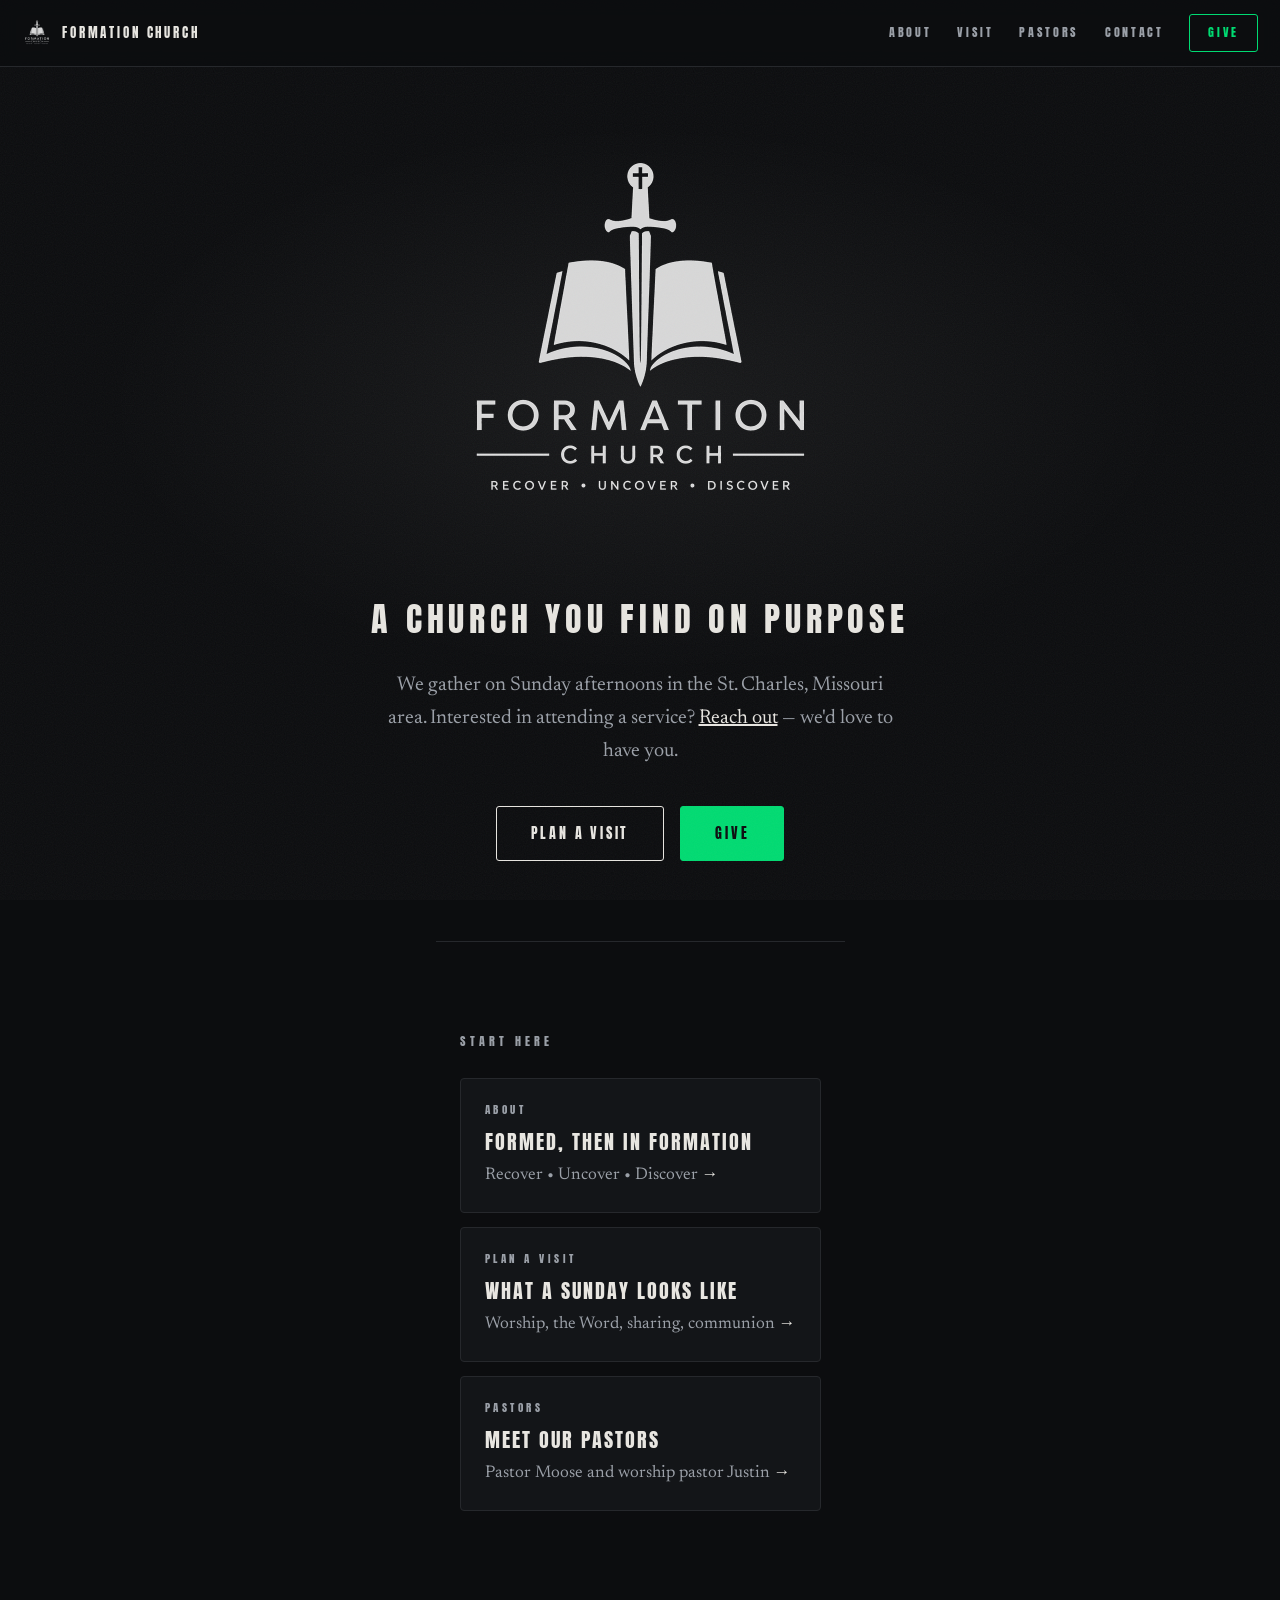
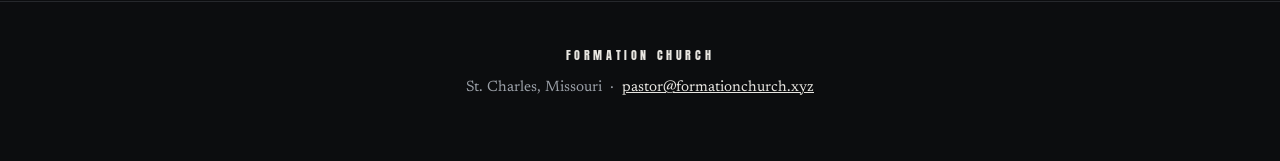
<file: index.html>
<!DOCTYPE html>
<html lang="en">
<head>
<meta charset="UTF-8">
<meta name="viewport" content="width=device-width, initial-scale=1.0">
<title>Formation Church — St. Charles, Missouri</title>
<meta name="description" content="Formation Church. Recover. Uncover. Discover. A church in the St. Charles, Missouri area. Interested in attending a service? Reach out.">
<link rel="canonical" href="https://formationchurch.xyz/">
<meta name="theme-color" content="#0C0D0F">
<meta property="og:type" content="website">
<meta property="og:site_name" content="Formation Church">
<meta property="og:title" content="Formation Church — St. Charles, Missouri">
<meta property="og:description" content="Formation Church. Recover. Uncover. Discover. A church in the St. Charles, Missouri area. Interested in attending a service? Reach out.">
<meta property="og:url" content="https://formationchurch.xyz/">
<meta property="og:image" content="https://formationchurch.xyz/og-image.jpg">
<meta property="og:image:width" content="1200">
<meta property="og:image:height" content="630">
<meta property="og:image:alt" content="Formation Church logo — an open Bible with a sword">
<meta name="twitter:card" content="summary_large_image">
<meta name="twitter:title" content="Formation Church — St. Charles, Missouri">
<meta name="twitter:description" content="Formation Church. Recover. Uncover. Discover. A church in the St. Charles, Missouri area. Interested in attending a service? Reach out.">
<meta name="twitter:image" content="https://formationchurch.xyz/og-image.jpg">
<link rel="icon" href="favicon.ico" sizes="any">
<link rel="icon" type="image/png" sizes="32x32" href="favicon-32.png">
<link rel="apple-touch-icon" href="apple-touch-icon.png">
<link rel="preconnect" href="https://fonts.googleapis.com">
<link rel="preconnect" href="https://fonts.gstatic.com" crossorigin>
<link href="https://fonts.googleapis.com/css2?family=Anton&family=Newsreader:ital,opsz,wght@0,6..72,300;0,6..72,400;0,6..72,500;1,6..72,400&display=swap" rel="stylesheet">
<link rel="stylesheet" href="styles.css?v=4">
<script type="application/ld+json">
{
  "@context":"https://schema.org",
  "@type":"Church",
  "name":"Formation Church",
  "url":"https://formationchurch.xyz/",
  "logo":"https://formationchurch.xyz/logo-white.png",
  "image":"https://formationchurch.xyz/og-image.jpg",
  "email":"pastor@formationchurch.xyz",
  "slogan":"Recover • Uncover • Discover",
  "address":{"@type":"PostalAddress","addressLocality":"St. Charles","addressRegion":"MO","addressCountry":"US"}
}
</script>
<link rel="preload" as="image" href="logo-white.png">
<script>
  // old single-page links (formationchurch.xyz/#give etc.) -> new pages
  (function(){var m={'#about':'about.html','#visit':'visit.html','#pastor':'pastor.html','#give':'give.html','#contact':'contact.html'};
  if(m[location.hash]) location.replace(m[location.hash]);})();
</script>
</head>
<body>

<nav id="nav">
  <a class="mark" href="./" aria-label="Formation Church home">
    <img src="logo-nav.png" alt="" width="30" height="30">
    <span>Formation Church</span>
  </a>
  <div class="nav-right">
    <ul id="nav-links">
      <li><a href="about.html">About</a></li>
      <li><a href="visit.html">Visit</a></li>
      <li><a href="pastor.html">Pastors</a></li>
      <li><a href="contact.html">Contact</a></li>
    </ul>
    <a class="give-link" href="give.html">Give</a>
    <button class="menu-toggle" aria-label="Menu" aria-expanded="false" aria-controls="nav-links">
      <svg viewBox="0 0 24 24" fill="none" stroke="currentColor" stroke-width="2" stroke-linecap="round"><path d="M4 7h16M4 12h16M4 17h16"/></svg>
    </button>
  </div>
</nav>

<header id="top">
  <div class="halo"></div>
  <img class="logo" src="logo-white.png" width="840" height="840" fetchpriority="high" alt="Formation Church — an open Bible with a sword. Recover, Uncover, Discover.">
  <h1 class="display">A church you find on purpose</h1>
  <p class="lead">We gather on Sunday afternoons in the St.&nbsp;Charles, Missouri area. Interested in attending a service? <a href="mailto:pastor@formationchurch.xyz">Reach out</a> — we'd love to have you.</p>
  <div class="hero-actions">
    <a class="btn" href="visit.html">Plan a Visit</a>
    <a class="btn solid-give" href="give.html">Give</a>
  </div>
</header>

<section>
  <p class="eyebrow">Start here</p>
  <div class="tiles">
    <a href="about.html">
      <div class="t-eyebrow">About</div>
      <div class="t-title">Formed, then in formation</div>
      <div class="t-desc">Recover • Uncover • Discover</div>
    </a>
    <a href="visit.html">
      <div class="t-eyebrow">Plan a Visit</div>
      <div class="t-title">What a Sunday looks like</div>
      <div class="t-desc">Worship, the Word, sharing, communion</div>
    </a>
    <a href="pastor.html">
      <div class="t-eyebrow">Pastors</div>
      <div class="t-title">Meet our pastors</div>
      <div class="t-desc">Pastor Moose and worship pastor Justin</div>
    </a>
  </div>
</section>

<footer>
  <p class="display">Formation Church</p>
  <p>St. Charles, Missouri &nbsp;·&nbsp; <a href="mailto:pastor@formationchurch.xyz">pastor@formationchurch.xyz</a></p>
</footer>

<script>
  (function(){
    var nav=document.getElementById('nav'), btn=nav.querySelector('.menu-toggle');
    btn.addEventListener('click',function(){
      var open=nav.classList.toggle('open');
      btn.setAttribute('aria-expanded',open?'true':'false');
    });
  })();
</script>
</body>
</html>
</file>
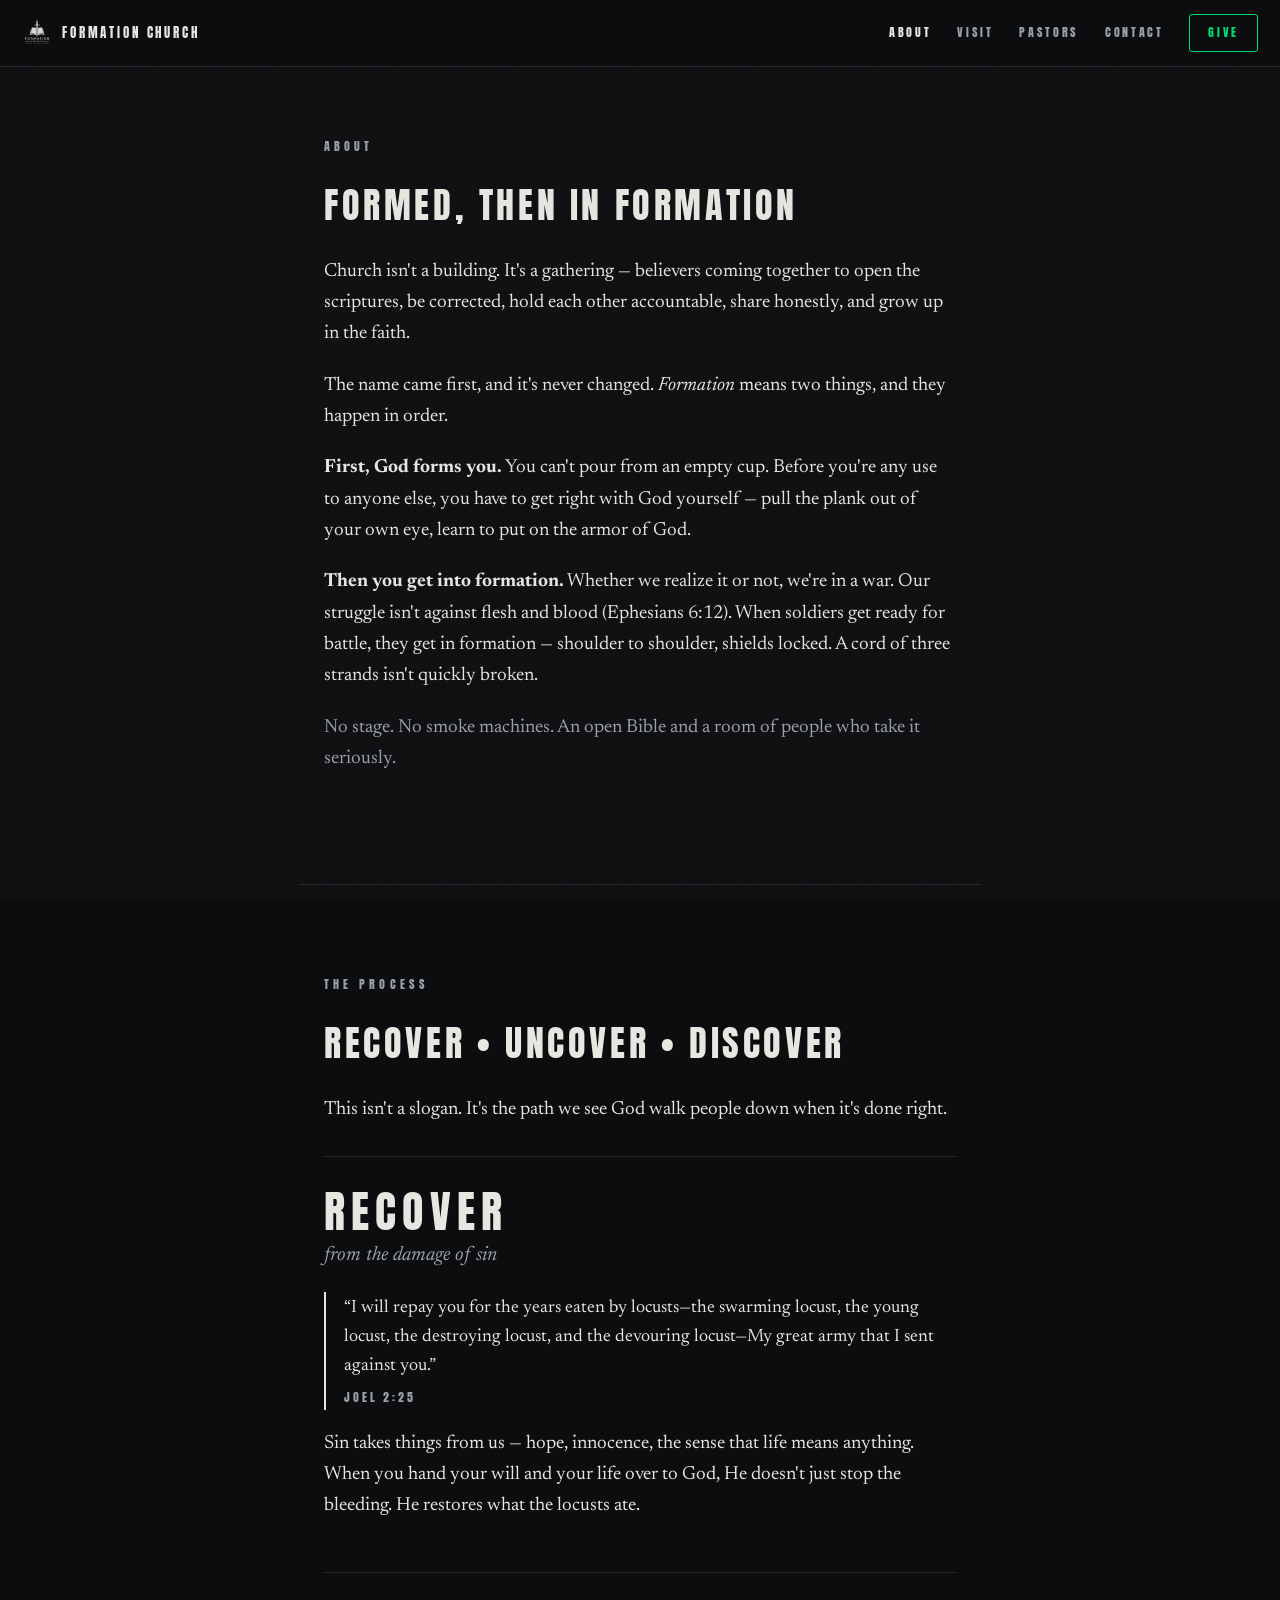
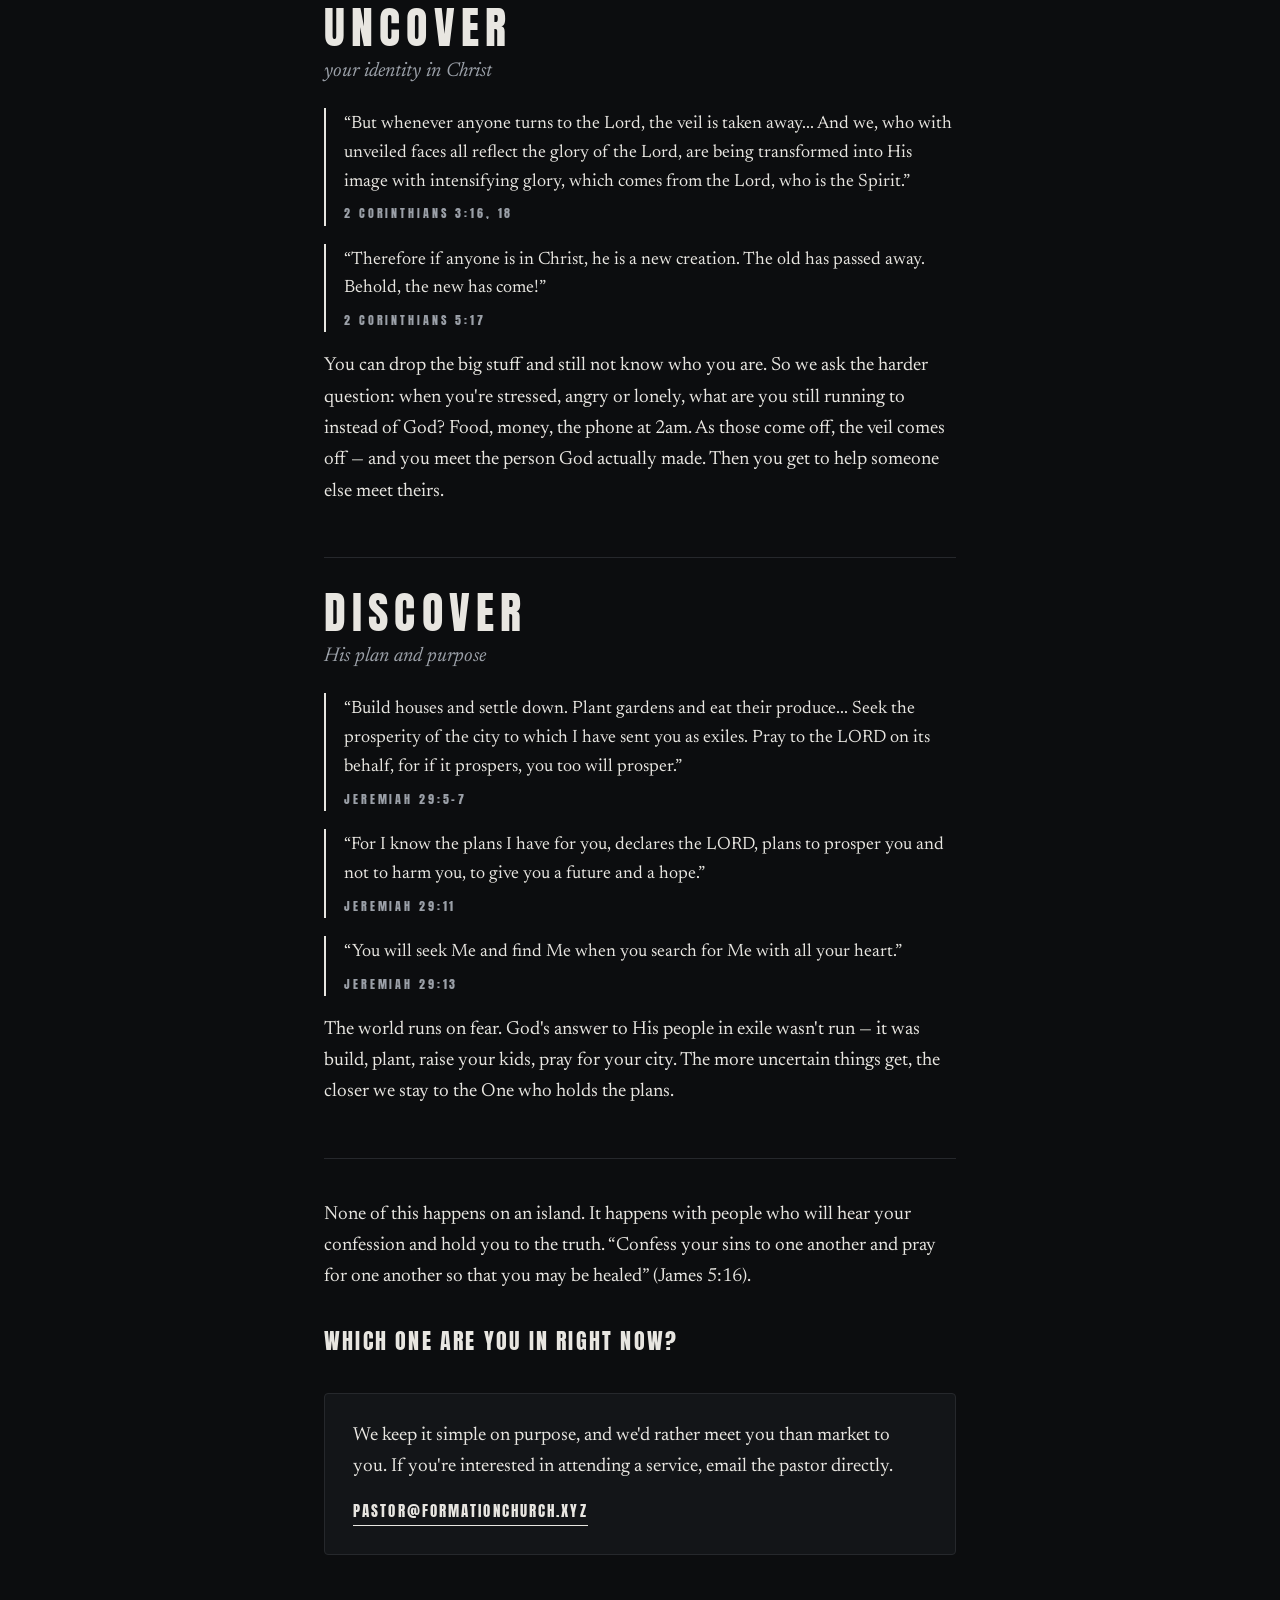
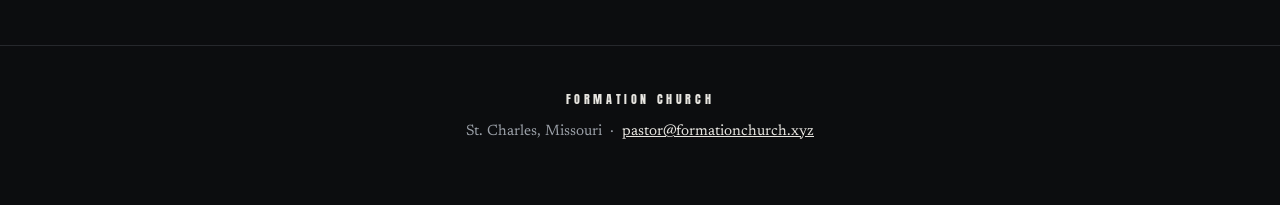
<file: about.html>
<!DOCTYPE html>
<html lang="en">
<head>
<meta charset="UTF-8">
<meta name="viewport" content="width=device-width, initial-scale=1.0">
<title>About — Formation Church</title>
<meta name="description" content="Recover from the damage of sin. Uncover your identity in Christ. Discover His plan and purpose. What Formation Church is about, in St. Charles, Missouri.">
<link rel="canonical" href="https://formationchurch.xyz/about.html">
<meta name="theme-color" content="#0C0D0F">
<meta property="og:type" content="website">
<meta property="og:site_name" content="Formation Church">
<meta property="og:title" content="About — Formation Church">
<meta property="og:description" content="Recover from the damage of sin. Uncover your identity in Christ. Discover His plan and purpose. What Formation Church is about, in St. Charles, Missouri.">
<meta property="og:url" content="https://formationchurch.xyz/about.html">
<meta property="og:image" content="https://formationchurch.xyz/og-image.jpg">
<meta property="og:image:width" content="1200">
<meta property="og:image:height" content="630">
<meta property="og:image:alt" content="Formation Church logo — an open Bible with a sword">
<meta name="twitter:card" content="summary_large_image">
<meta name="twitter:title" content="About — Formation Church">
<meta name="twitter:description" content="Recover from the damage of sin. Uncover your identity in Christ. Discover His plan and purpose. What Formation Church is about, in St. Charles, Missouri.">
<meta name="twitter:image" content="https://formationchurch.xyz/og-image.jpg">
<link rel="icon" href="favicon.ico" sizes="any">
<link rel="icon" type="image/png" sizes="32x32" href="favicon-32.png">
<link rel="apple-touch-icon" href="apple-touch-icon.png">
<link rel="preconnect" href="https://fonts.googleapis.com">
<link rel="preconnect" href="https://fonts.gstatic.com" crossorigin>
<link href="https://fonts.googleapis.com/css2?family=Anton&family=Newsreader:ital,opsz,wght@0,6..72,300;0,6..72,400;0,6..72,500;1,6..72,400&display=swap" rel="stylesheet">
<link rel="stylesheet" href="styles.css?v=4">
</head>
<body>

<nav id="nav">
  <a class="mark" href="./" aria-label="Formation Church home">
    <img src="logo-nav.png" alt="" width="30" height="30">
    <span>Formation Church</span>
  </a>
  <div class="nav-right">
    <ul id="nav-links">
      <li><a href="about.html" aria-current="page">About</a></li>
      <li><a href="visit.html">Visit</a></li>
      <li><a href="pastor.html">Pastors</a></li>
      <li><a href="contact.html">Contact</a></li>
    </ul>
    <a class="give-link" href="give.html">Give</a>
    <button class="menu-toggle" aria-label="Menu" aria-expanded="false" aria-controls="nav-links">
      <svg viewBox="0 0 24 24" fill="none" stroke="currentColor" stroke-width="2" stroke-linecap="round"><path d="M4 7h16M4 12h16M4 17h16"/></svg>
    </button>
  </div>
</nav>

<main>
<section id="about">
  <p class="eyebrow">About</p>
  <h1 class="h2like">Formed, then in formation</h1>
  <p>Church isn't a building. It's a gathering — believers coming together to open the scriptures, be corrected, hold each other accountable, share honestly, and grow up in the faith.</p>
  <p>The name came first, and it's never changed. <em>Formation</em> means two things, and they happen in order.</p>
  <p><strong>First, God forms you.</strong> You can't pour from an empty cup. Before you're any use to anyone else, you have to get right with God yourself — pull the plank out of your own eye, learn to put on the armor of God.</p>
  <p><strong>Then you get into formation.</strong> Whether we realize it or not, we're in a war. Our struggle isn't against flesh and blood (Ephesians 6:12). When soldiers get ready for battle, they get in formation — shoulder to shoulder, shields locked. A cord of three strands isn't quickly broken.</p>
  <p class="quiet">No stage. No smoke machines. An open Bible and a room of people who take it seriously.</p>
</section>

<section id="rud">
  <p class="eyebrow">The Process</p>
  <h2>Recover • Uncover • Discover</h2>
  <p>This isn't a slogan. It's the path we see God walk people down when it's done right.</p>

  <div class="rud">
    <div class="rud-step">
      <h3 class="rud-word">Recover</h3>
      <p class="rud-sub">from the damage of sin</p>
      <blockquote>“I will repay you for the years eaten by locusts—the swarming locust, the young locust, the destroying locust, and the devouring locust—My great army that I sent against you.” <cite>Joel 2:25</cite></blockquote>
      <p>Sin takes things from us — hope, innocence, the sense that life means anything. When you hand your will and your life over to God, He doesn't just stop the bleeding. He restores what the locusts ate.</p>
    </div>

    <div class="rud-step">
      <h3 class="rud-word">Uncover</h3>
      <p class="rud-sub">your identity in Christ</p>
      <blockquote>“But whenever anyone turns to the Lord, the veil is taken away... And we, who with unveiled faces all reflect the glory of the Lord, are being transformed into His image with intensifying glory, which comes from the Lord, who is the Spirit.” <cite>2 Corinthians 3:16, 18</cite></blockquote>
      <blockquote>“Therefore if anyone is in Christ, he is a new creation. The old has passed away. Behold, the new has come!” <cite>2 Corinthians 5:17</cite></blockquote>
      <p>You can drop the big stuff and still not know who you are. So we ask the harder question: when you're stressed, angry or lonely, what are you still running to instead of God? Food, money, the phone at 2am. As those come off, the veil comes off — and you meet the person God actually made. Then you get to help someone else meet theirs.</p>
    </div>

    <div class="rud-step">
      <h3 class="rud-word">Discover</h3>
      <p class="rud-sub">His plan and purpose</p>
      <blockquote>“Build houses and settle down. Plant gardens and eat their produce... Seek the prosperity of the city to which I have sent you as exiles. Pray to the LORD on its behalf, for if it prospers, you too will prosper.” <cite>Jeremiah 29:5–7</cite></blockquote>
      <blockquote>“For I know the plans I have for you, declares the LORD, plans to prosper you and not to harm you, to give you a future and a hope.” <cite>Jeremiah 29:11</cite></blockquote>
      <blockquote>“You will seek Me and find Me when you search for Me with all your heart.” <cite>Jeremiah 29:13</cite></blockquote>
      <p>The world runs on fear. God's answer to His people in exile wasn't run — it was build, plant, raise your kids, pray for your city. The more uncertain things get, the closer we stay to the One who holds the plans.</p>
    </div>
  </div>

  <p>None of this happens on an island. It happens with people who will hear your confession and hold you to the truth. “Confess your sins to one another and pray for one another so that you may be healed” (James 5:16).</p>
  <p class="rud-close">Which one are you in right now?</p>
  <div class="attend">
    <p>We keep it simple on purpose, and we'd rather meet you than market to you. If you're interested in attending a service, email the pastor directly.</p>
    <a class="mail" href="mailto:pastor@formationchurch.xyz">pastor@formationchurch.xyz</a>
  </div>
</section>
</main>

<footer>
  <p class="display">Formation Church</p>
  <p>St. Charles, Missouri &nbsp;·&nbsp; <a href="mailto:pastor@formationchurch.xyz">pastor@formationchurch.xyz</a></p>
</footer>

<script>
  (function(){
    var nav=document.getElementById('nav'), btn=nav.querySelector('.menu-toggle');
    btn.addEventListener('click',function(){
      var open=nav.classList.toggle('open');
      btn.setAttribute('aria-expanded',open?'true':'false');
    });
  })();
</script>
</body>
</html>
</file>
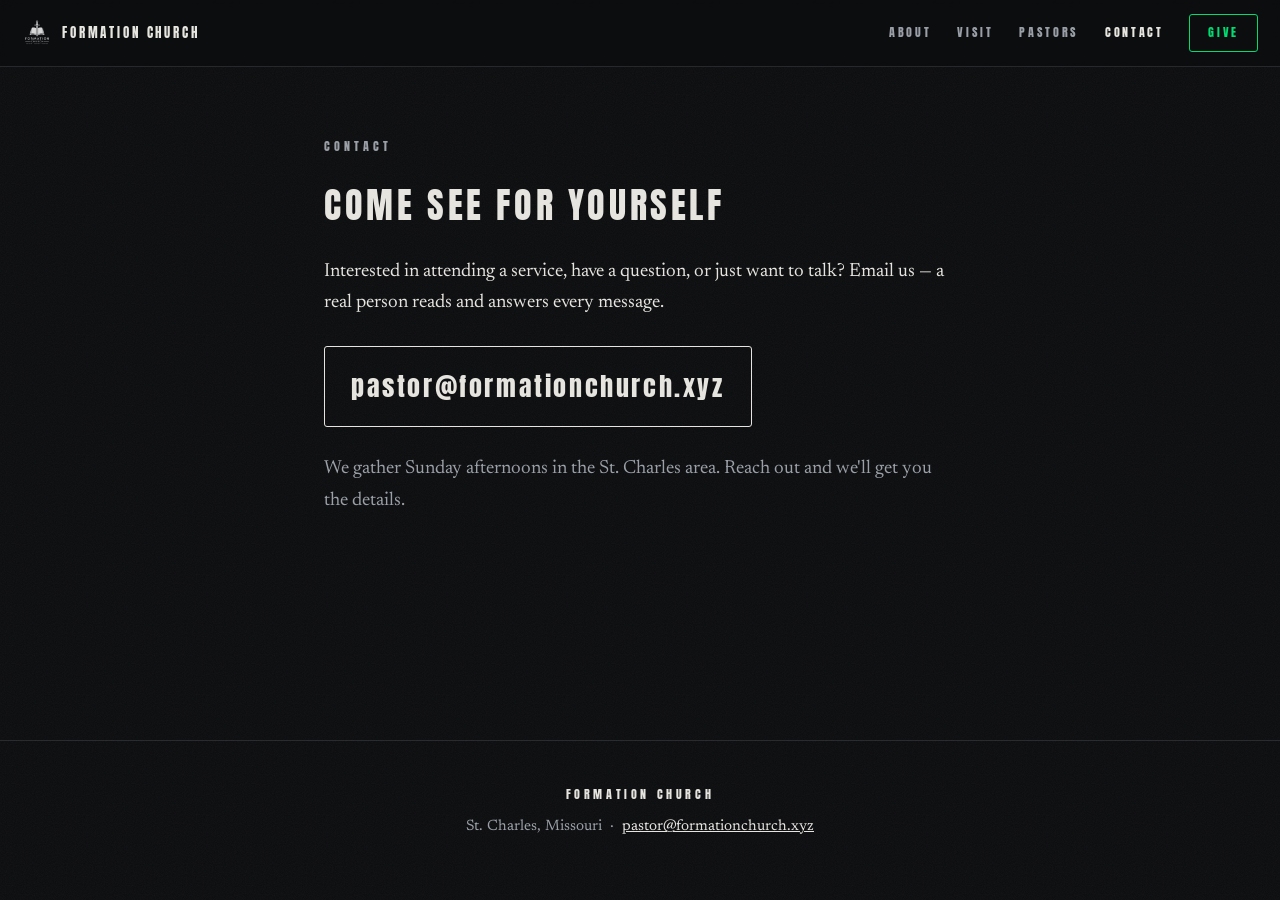
<file: contact.html>
<!DOCTYPE html>
<html lang="en">
<head>
<meta charset="UTF-8">
<meta name="viewport" content="width=device-width, initial-scale=1.0">
<title>Contact — Formation Church</title>
<meta name="description" content="Interested in attending Formation Church or have a question? Email the pastor — a real person reads every message.">
<link rel="canonical" href="https://formationchurch.xyz/contact.html">
<meta name="theme-color" content="#0C0D0F">
<meta property="og:type" content="website">
<meta property="og:site_name" content="Formation Church">
<meta property="og:title" content="Contact — Formation Church">
<meta property="og:description" content="Interested in attending Formation Church or have a question? Email the pastor — a real person reads every message.">
<meta property="og:url" content="https://formationchurch.xyz/contact.html">
<meta property="og:image" content="https://formationchurch.xyz/og-image.jpg">
<meta property="og:image:width" content="1200">
<meta property="og:image:height" content="630">
<meta property="og:image:alt" content="Formation Church logo — an open Bible with a sword">
<meta name="twitter:card" content="summary_large_image">
<meta name="twitter:title" content="Contact — Formation Church">
<meta name="twitter:description" content="Interested in attending Formation Church or have a question? Email the pastor — a real person reads every message.">
<meta name="twitter:image" content="https://formationchurch.xyz/og-image.jpg">
<link rel="icon" href="favicon.ico" sizes="any">
<link rel="icon" type="image/png" sizes="32x32" href="favicon-32.png">
<link rel="apple-touch-icon" href="apple-touch-icon.png">
<link rel="preconnect" href="https://fonts.googleapis.com">
<link rel="preconnect" href="https://fonts.gstatic.com" crossorigin>
<link href="https://fonts.googleapis.com/css2?family=Anton&family=Newsreader:ital,opsz,wght@0,6..72,300;0,6..72,400;0,6..72,500;1,6..72,400&display=swap" rel="stylesheet">
<link rel="stylesheet" href="styles.css?v=4">
</head>
<body>

<nav id="nav">
  <a class="mark" href="./" aria-label="Formation Church home">
    <img src="logo-nav.png" alt="" width="30" height="30">
    <span>Formation Church</span>
  </a>
  <div class="nav-right">
    <ul id="nav-links">
      <li><a href="about.html">About</a></li>
      <li><a href="visit.html">Visit</a></li>
      <li><a href="pastor.html">Pastors</a></li>
      <li><a href="contact.html" aria-current="page">Contact</a></li>
    </ul>
    <a class="give-link" href="give.html">Give</a>
    <button class="menu-toggle" aria-label="Menu" aria-expanded="false" aria-controls="nav-links">
      <svg viewBox="0 0 24 24" fill="none" stroke="currentColor" stroke-width="2" stroke-linecap="round"><path d="M4 7h16M4 12h16M4 17h16"/></svg>
    </button>
  </div>
</nav>

<main>
<section id="contact">
  <p class="eyebrow">Contact</p>
  <h1 class="h2like">Come see for yourself</h1>
  <p>Interested in attending a service, have a question, or just want to talk? Email us — a real person reads and answers every message.</p>
  <a class="big-mail" href="mailto:pastor@formationchurch.xyz">pastor@formationchurch.xyz</a>
  <p class="quiet">We gather Sunday afternoons in the St.&nbsp;Charles area. Reach out and we'll get you the details.</p>
</section>
</main>

<footer>
  <p class="display">Formation Church</p>
  <p>St. Charles, Missouri &nbsp;·&nbsp; <a href="mailto:pastor@formationchurch.xyz">pastor@formationchurch.xyz</a></p>
</footer>

<script>
  (function(){
    var nav=document.getElementById('nav'), btn=nav.querySelector('.menu-toggle');
    btn.addEventListener('click',function(){
      var open=nav.classList.toggle('open');
      btn.setAttribute('aria-expanded',open?'true':'false');
    });
  })();
</script>
</body>
</html>
</file>
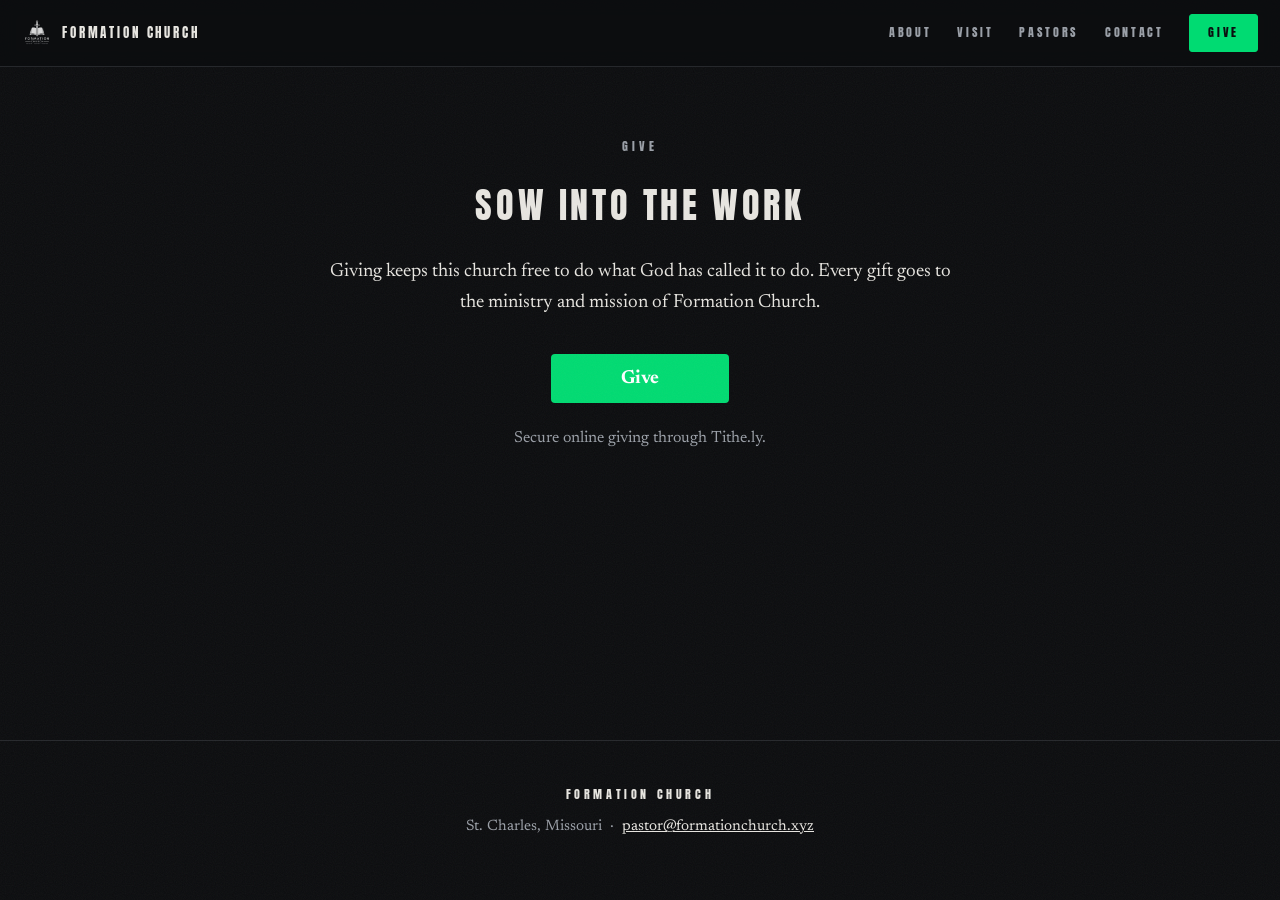
<file: give.html>
<!DOCTYPE html>
<html lang="en">
<head>
<meta charset="UTF-8">
<meta name="viewport" content="width=device-width, initial-scale=1.0">
<title>Give — Formation Church</title>
<meta name="description" content="Give to Formation Church securely online through Tithe.ly.">
<link rel="canonical" href="https://formationchurch.xyz/give.html">
<meta name="theme-color" content="#0C0D0F">
<meta property="og:type" content="website">
<meta property="og:site_name" content="Formation Church">
<meta property="og:title" content="Give — Formation Church">
<meta property="og:description" content="Give to Formation Church securely online through Tithe.ly.">
<meta property="og:url" content="https://formationchurch.xyz/give.html">
<meta property="og:image" content="https://formationchurch.xyz/og-image.jpg">
<meta property="og:image:width" content="1200">
<meta property="og:image:height" content="630">
<meta property="og:image:alt" content="Formation Church logo — an open Bible with a sword">
<meta name="twitter:card" content="summary_large_image">
<meta name="twitter:title" content="Give — Formation Church">
<meta name="twitter:description" content="Give to Formation Church securely online through Tithe.ly.">
<meta name="twitter:image" content="https://formationchurch.xyz/og-image.jpg">
<link rel="icon" href="favicon.ico" sizes="any">
<link rel="icon" type="image/png" sizes="32x32" href="favicon-32.png">
<link rel="apple-touch-icon" href="apple-touch-icon.png">
<link rel="preconnect" href="https://fonts.googleapis.com">
<link rel="preconnect" href="https://fonts.gstatic.com" crossorigin>
<link href="https://fonts.googleapis.com/css2?family=Anton&family=Newsreader:ital,opsz,wght@0,6..72,300;0,6..72,400;0,6..72,500;1,6..72,400&display=swap" rel="stylesheet">
<link rel="stylesheet" href="styles.css?v=4">
</head>
<body>

<nav id="nav">
  <a class="mark" href="./" aria-label="Formation Church home">
    <img src="logo-nav.png" alt="" width="30" height="30">
    <span>Formation Church</span>
  </a>
  <div class="nav-right">
    <ul id="nav-links">
      <li><a href="about.html">About</a></li>
      <li><a href="visit.html">Visit</a></li>
      <li><a href="pastor.html">Pastors</a></li>
      <li><a href="contact.html">Contact</a></li>
    </ul>
    <a class="give-link" href="give.html" aria-current="page">Give</a>
    <button class="menu-toggle" aria-label="Menu" aria-expanded="false" aria-controls="nav-links">
      <svg viewBox="0 0 24 24" fill="none" stroke="currentColor" stroke-width="2" stroke-linecap="round"><path d="M4 7h16M4 12h16M4 17h16"/></svg>
    </button>
  </div>
</nav>

<main>
<section id="give">
  <p class="eyebrow">Give</p>
  <h1 class="h2like">Sow into the work</h1>
  <p>Giving keeps this church free to do what God has called it to do. Every gift goes to the ministry and mission of Formation Church.</p>
  <div class="tithely-wrap">
    <button class="tithely-give-button" data-form="0387fe69-364c-4e9e-987a-e8650a40d645" style="background-color: #00DB72; font-family: inherit; font-weight: bold; font-size: 19px; padding: 15px 70px; border-radius: 4px; cursor: pointer; background-image: none; color: white; text-shadow: none; display: inline-block; float: none; border: none;">Give</button>
  </div>
  <p class="small">Secure online giving through Tithe.ly.</p>
</section>
</main>

<footer>
  <p class="display">Formation Church</p>
  <p>St. Charles, Missouri &nbsp;·&nbsp; <a href="mailto:pastor@formationchurch.xyz">pastor@formationchurch.xyz</a></p>
</footer>

<script>
  (function(){
    var nav=document.getElementById('nav'), btn=nav.querySelector('.menu-toggle');
    btn.addEventListener('click',function(){
      var open=nav.classList.toggle('open');
      btn.setAttribute('aria-expanded',open?'true':'false');
    });
  })();
</script>
<script src="https://static.tithely.com/give/give.js" defer></script>
</body>
</html>
</file>
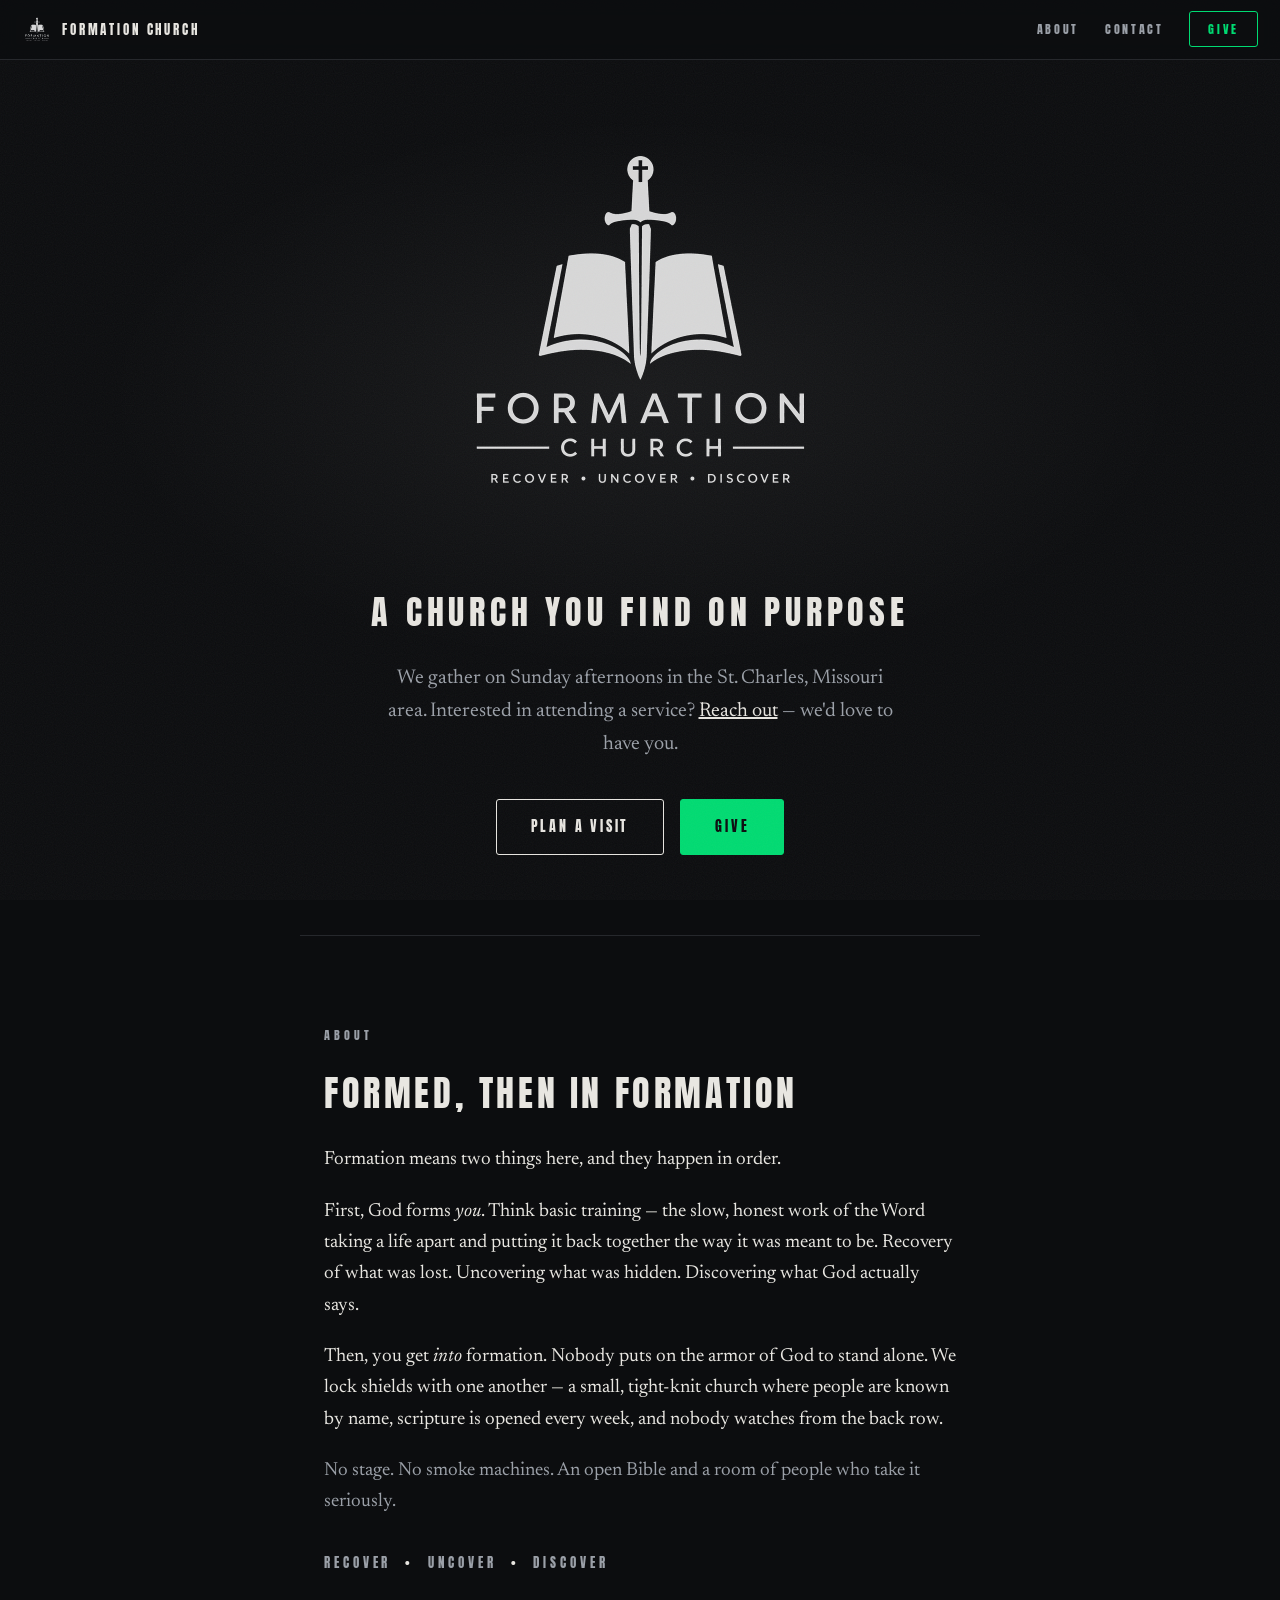
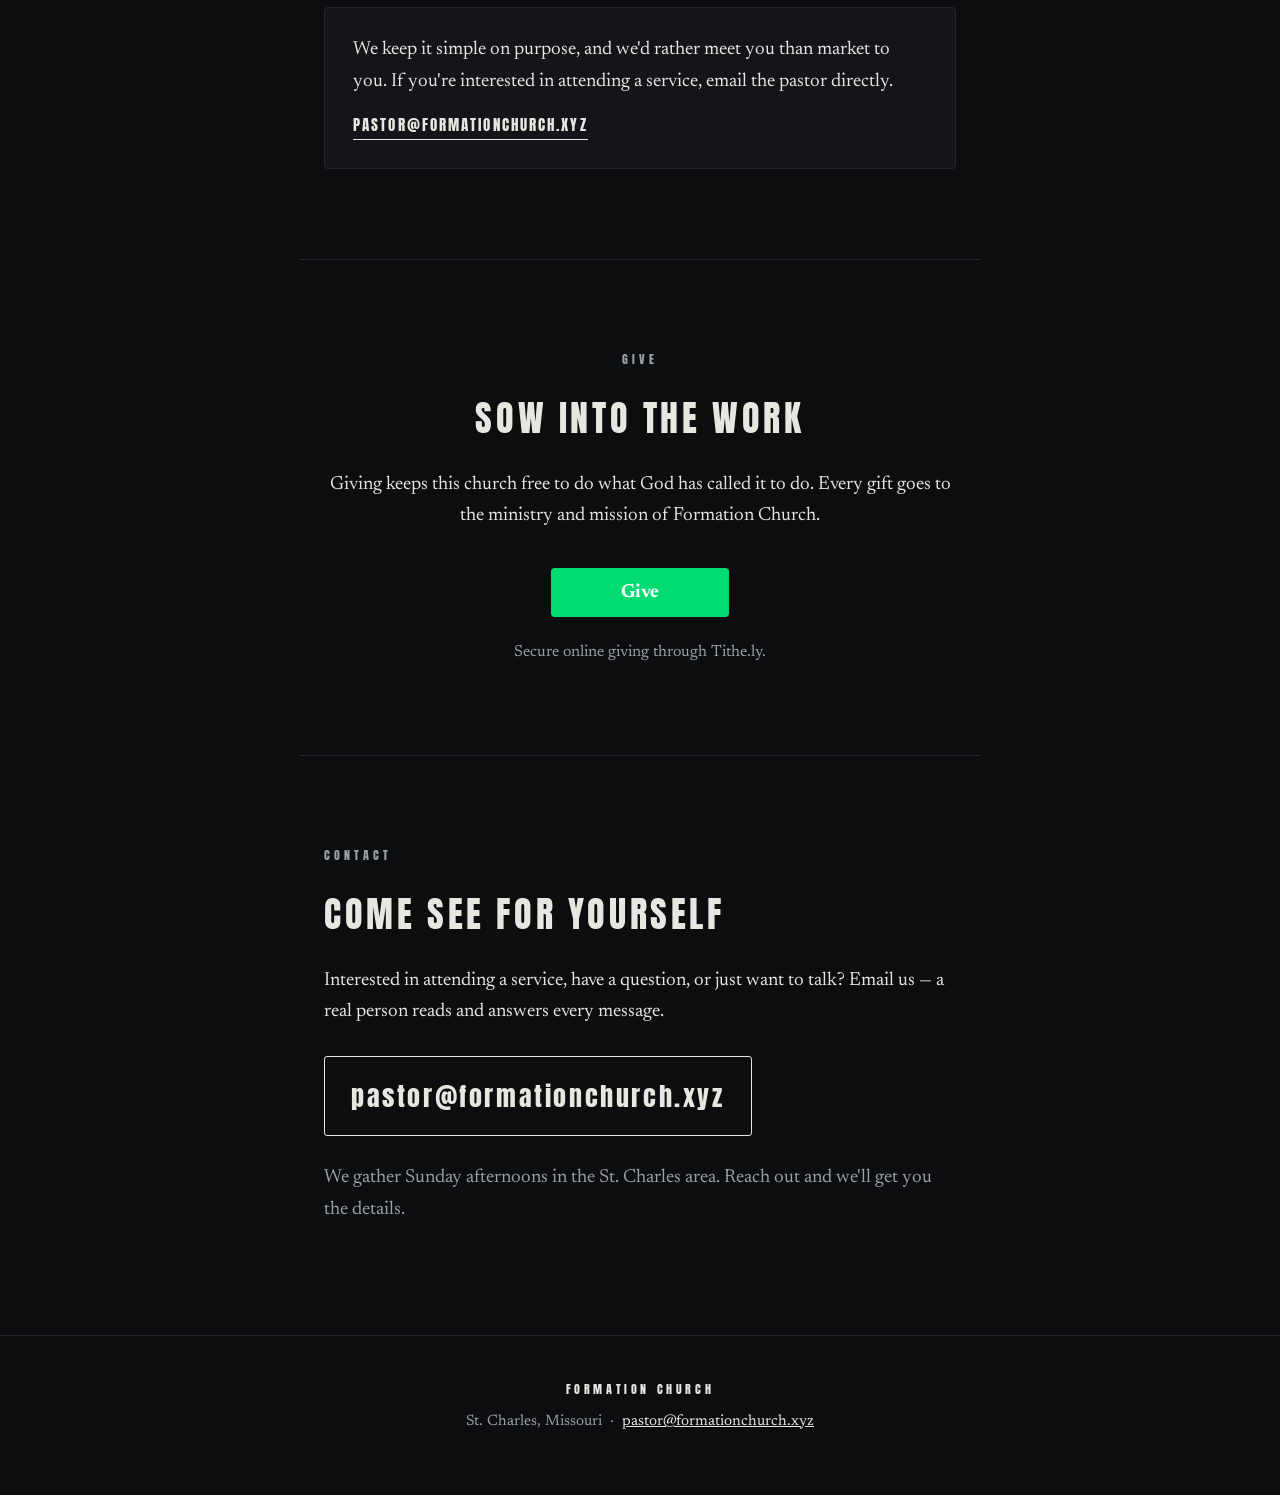
<file: index (10).html>
<!DOCTYPE html>
<html lang="en">
<head>
<meta charset="UTF-8">
<meta name="viewport" content="width=device-width, initial-scale=1.0">
<title>Formation Church — St. Charles, Missouri</title>
<meta name="description" content="Formation Church. Recover. Uncover. Discover. A church in the St. Charles, Missouri area. Interested in attending a service? Reach out.">
<link rel="icon" type="image/png" href="logo-white.png">
<link rel="preconnect" href="https://fonts.googleapis.com">
<link rel="preconnect" href="https://fonts.gstatic.com" crossorigin>
<link href="https://fonts.googleapis.com/css2?family=Anton&family=Newsreader:ital,opsz,wght@0,6..72,300;0,6..72,400;0,6..72,500;1,6..72,400&display=swap" rel="stylesheet">
<style>
  :root{
    --bg:#0C0D0F;
    --surface:#131518;
    --ink:#E8E6E1;
    --muted:#9BA0A8;
    --line:#26282C;
    --give:#00DB72;
  }
  *{margin:0;padding:0;box-sizing:border-box}
  html{scroll-behavior:smooth}
  body{
    background:var(--bg);
    color:var(--ink);
    font-family:'Newsreader', Georgia, serif;
    font-size:19px;
    line-height:1.65;
    -webkit-font-smoothing:antialiased;
  }
  /* faint grain over everything */
  body::after{
    content:"";
    position:fixed;inset:0;
    pointer-events:none;
    opacity:.05;
    background-image:url("data:image/svg+xml,%3Csvg xmlns='http://www.w3.org/2000/svg' width='120' height='120'%3E%3Cfilter id='n'%3E%3CfeTurbulence type='fractalNoise' baseFrequency='0.9' numOctaves='2'/%3E%3C/filter%3E%3Crect width='120' height='120' filter='url(%23n)' opacity='1'/%3E%3C/svg%3E");
    z-index:3;
  }
  .display{
    font-family:'Anton', Impact, sans-serif;
    text-transform:uppercase;
    letter-spacing:.14em;
    font-weight:400;
  }
  a{color:var(--ink)}

  /* ---------- nav ---------- */
  nav{
    position:sticky;top:0;z-index:5;
    display:flex;align-items:center;justify-content:space-between;
    padding:14px 22px;
    background:rgba(12,13,15,.88);
    backdrop-filter:blur(8px);
    border-bottom:1px solid var(--line);
  }
  nav .mark{display:flex;align-items:center;gap:10px;text-decoration:none}
  nav .mark img{height:30px;width:auto;display:block}
  nav .mark span{font-family:'Anton',sans-serif;letter-spacing:.22em;font-size:13px;text-transform:uppercase}
  nav ul{display:flex;gap:26px;list-style:none;align-items:center}
  nav ul a{
    font-family:'Anton',sans-serif;
    font-size:12px;letter-spacing:.22em;text-transform:uppercase;
    text-decoration:none;color:var(--muted);
    transition:color .2s;
  }
  nav ul a:hover,nav ul a:focus-visible{color:var(--ink)}
  nav ul a.give-link{
    color:var(--give);
    border:1px solid var(--give);
    padding:8px 18px;border-radius:3px;
  }
  nav ul a.give-link:hover{background:var(--give);color:#0C0D0F}
  :focus-visible{outline:2px solid var(--ink);outline-offset:3px}

  /* ---------- hero ---------- */
  header{
    min-height:92vh;
    display:flex;flex-direction:column;align-items:center;justify-content:center;
    text-align:center;
    padding:60px 24px 80px;
    position:relative;
  }
  header .halo{
    position:absolute;inset:0;
    background:radial-gradient(ellipse 60% 45% at 50% 38%, rgba(232,230,225,.06), transparent 70%);
    pointer-events:none;
  }
  header img.logo{
    width:min(420px, 78vw);
    height:auto;
    opacity:0;
    animation:rise 1.4s ease-out .1s forwards;
  }
  header h1{
    font-size:clamp(22px, 4vw, 34px);
    margin-top:44px;
    letter-spacing:.16em;
    opacity:0;
    animation:rise 1.2s ease-out .5s forwards;
  }
  header p.lead{
    max-width:520px;
    margin:22px auto 0;
    color:var(--muted);
    font-size:20px;
    opacity:0;
    animation:rise 1.2s ease-out .8s forwards;
  }
  header p.lead a{color:var(--ink)}
  .hero-actions{
    margin-top:38px;display:flex;gap:16px;flex-wrap:wrap;justify-content:center;
    opacity:0;animation:rise 1.2s ease-out 1.05s forwards;
  }
  .btn{
    font-family:'Anton',sans-serif;
    font-size:14px;letter-spacing:.2em;text-transform:uppercase;
    text-decoration:none;
    padding:15px 34px;border-radius:3px;
    border:1px solid var(--ink);
    transition:background .2s,color .2s;
  }
  .btn:hover{background:var(--ink);color:var(--bg)}
  .btn.solid-give{background:var(--give);border-color:var(--give);color:#0C0D0F}
  .btn.solid-give:hover{background:#00c265;border-color:#00c265}
  @keyframes rise{from{opacity:0;transform:translateY(14px)}to{opacity:1;transform:none}}
  @media (prefers-reduced-motion:reduce){
    header img.logo,header h1,header p.lead,.hero-actions{animation:none;opacity:1}
    html{scroll-behavior:auto}
  }

  /* ---------- sections ---------- */
  section{
    max-width:680px;
    margin:0 auto;
    padding:90px 24px;
    border-top:1px solid var(--line);
  }
  section .eyebrow{
    font-family:'Anton',sans-serif;
    font-size:12px;letter-spacing:.34em;text-transform:uppercase;
    color:var(--muted);
    margin-bottom:26px;
  }
  section h2{
    font-family:'Anton',sans-serif;
    font-size:clamp(26px,4vw,36px);
    letter-spacing:.1em;text-transform:uppercase;
    font-weight:400;
    margin-bottom:28px;
    line-height:1.25;
  }
  section p{margin-bottom:20px}
  section p.quiet{color:var(--muted)}
  .rule-words{
    display:flex;gap:14px;align-items:center;flex-wrap:wrap;
    font-family:'Anton',sans-serif;font-size:13px;letter-spacing:.3em;text-transform:uppercase;
    color:var(--muted);
    margin:34px 0 6px;
  }
  .rule-words span.dot{color:var(--ink)}

  .attend{
    margin-top:34px;
    border:1px solid var(--line);
    background:var(--surface);
    border-radius:4px;
    padding:26px 28px;
  }
  .attend p{margin:0 0 14px}
  .attend a.mail{
    font-family:'Anton',sans-serif;
    font-size:15px;letter-spacing:.14em;text-transform:uppercase;
    text-decoration:none;
    border-bottom:1px solid var(--ink);
    padding-bottom:3px;
  }

  /* ---------- give ---------- */
  #give{text-align:center}
  #give .tithely-wrap{margin-top:36px}
  #give p.small{font-size:16px;color:var(--muted);margin-top:22px;margin-bottom:0}

  /* ---------- contact ---------- */
  #contact .big-mail{
    display:inline-block;
    font-family:'Anton',sans-serif;
    font-size:clamp(17px,3.4vw,26px);
    letter-spacing:.1em;
    text-decoration:none;
    border:1px solid var(--ink);
    padding:18px 26px;border-radius:3px;
    margin:8px 0 26px;
    transition:background .2s,color .2s;
    word-break:break-all;
  }
  #contact .big-mail:hover{background:var(--ink);color:var(--bg)}

  footer{
    border-top:1px solid var(--line);
    padding:44px 24px 60px;
    text-align:center;
    color:var(--muted);
    font-size:15px;
  }
  footer .display{font-size:12px;letter-spacing:.3em;margin-bottom:10px;color:var(--ink)}

  @media (max-width:620px){
    nav ul{gap:16px}
    nav .mark span{display:none}
    section{padding:70px 20px}
  }
</style>
</head>
<body>

<nav>
  <a class="mark" href="#top" aria-label="Formation Church home">
    <img src="logo-white.png" alt="">
    <span>Formation Church</span>
  </a>
  <ul>
    <li><a href="#about">About</a></li>
    <li><a href="#contact">Contact</a></li>
    <li><a class="give-link" href="#give">Give</a></li>
  </ul>
</nav>

<header id="top">
  <div class="halo"></div>
  <img class="logo" src="logo-white.png" alt="Formation Church — an open Bible with a sword. Recover, Uncover, Discover.">
  <h1 class="display">A church you find on purpose</h1>
  <p class="lead">We gather on Sunday afternoons in the St.&nbsp;Charles, Missouri area. Interested in attending a service? <a href="mailto:pastor@formationchurch.xyz">Reach out</a> — we'd love to have you.</p>
  <div class="hero-actions">
    <a class="btn" href="#contact">Plan a Visit</a>
    <a class="btn solid-give" href="#give">Give</a>
  </div>
</header>

<section id="about">
  <p class="eyebrow">About</p>
  <h2>Formed, then in formation</h2>
  <p>Formation means two things here, and they happen in order.</p>
  <p>First, God forms <em>you</em>. Think basic training — the slow, honest work of the Word taking a life apart and putting it back together the way it was meant to be. Recovery of what was lost. Uncovering what was hidden. Discovering what God actually says.</p>
  <p>Then, you get <em>into</em> formation. Nobody puts on the armor of God to stand alone. We lock shields with one another — a small, tight-knit church where people are known by name, scripture is opened every week, and nobody watches from the back row.</p>
  <p class="quiet">No stage. No smoke machines. An open Bible and a room of people who take it seriously.</p>
  <div class="rule-words" aria-hidden="true">
    <span>Recover</span><span class="dot">•</span><span>Uncover</span><span class="dot">•</span><span>Discover</span>
  </div>
  <div class="attend">
    <p>We keep it simple on purpose, and we'd rather meet you than market to you. If you're interested in attending a service, email the pastor directly.</p>
    <a class="mail" href="mailto:pastor@formationchurch.xyz">pastor@formationchurch.xyz</a>
  </div>
</section>

<section id="give">
  <p class="eyebrow">Give</p>
  <h2>Sow into the work</h2>
  <p>Giving keeps this church free to do what God has called it to do. Every gift goes to the ministry and mission of Formation Church.</p>
  <div class="tithely-wrap">
    <button class="tithely-give-button" data-form="0387fe69-364c-4e9e-987a-e8650a40d645" style="background-color: #00DB72; font-family: inherit; font-weight: bold; font-size: 19px; padding: 15px 70px; border-radius: 4px; cursor: pointer; background-image: none; color: white; text-shadow: none; display: inline-block; float: none; border: none;">Give</button>
  </div>
  <p class="small">Secure online giving through Tithe.ly.</p>
</section>

<section id="contact">
  <p class="eyebrow">Contact</p>
  <h2>Come see for yourself</h2>
  <p>Interested in attending a service, have a question, or just want to talk? Email us — a real person reads and answers every message.</p>
  <a class="big-mail" href="mailto:pastor@formationchurch.xyz">pastor@formationchurch.xyz</a>
  <p class="quiet">We gather Sunday afternoons in the St.&nbsp;Charles area. Reach out and we'll get you the details.</p>
</section>

<footer>
  <p class="display">Formation Church</p>
  <p>St. Charles, Missouri &nbsp;·&nbsp; <a href="mailto:pastor@formationchurch.xyz">pastor@formationchurch.xyz</a></p>
</footer>

<script src="https://static.tithely.com/give/give.js" defer></script>
</body>
</html>
</file>
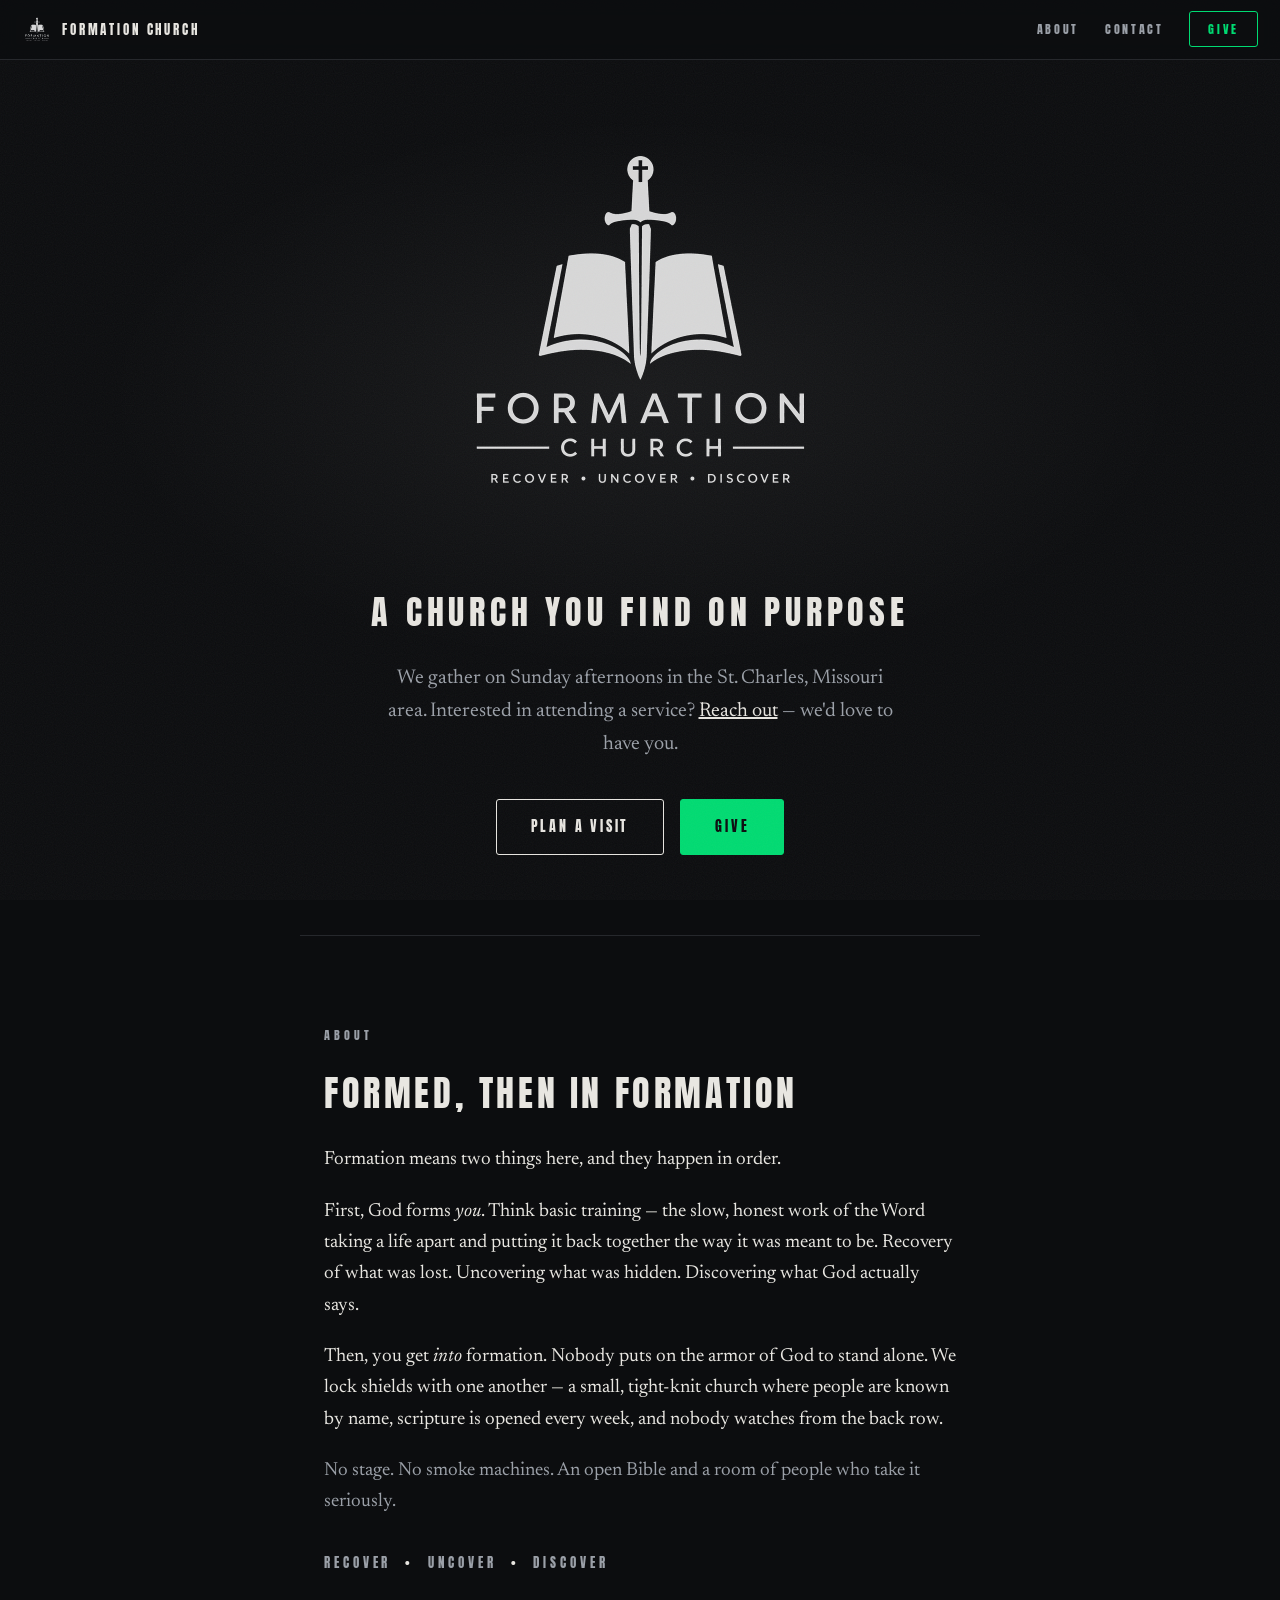
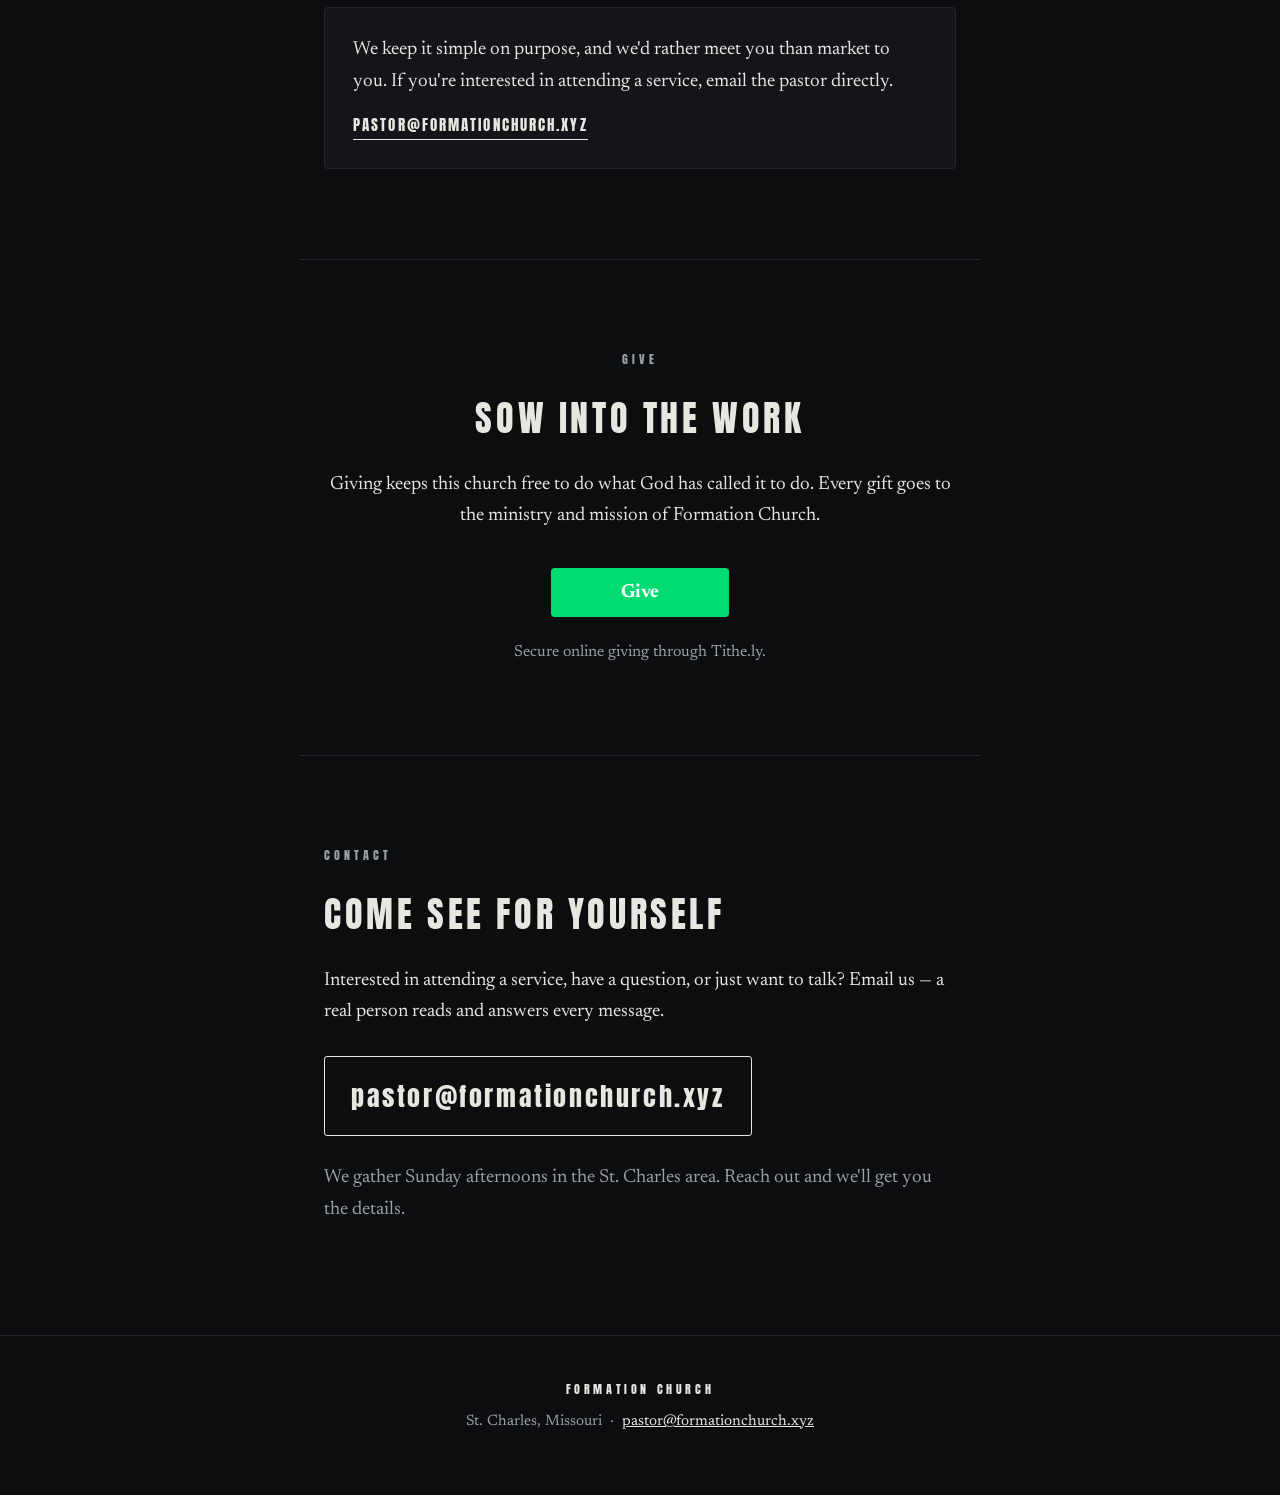
<file: index (11).html>
<!DOCTYPE html>
<html lang="en">
<head>
<meta charset="UTF-8">
<meta name="viewport" content="width=device-width, initial-scale=1.0">
<title>Formation Church — St. Charles, Missouri</title>
<meta name="description" content="Formation Church. Recover. Uncover. Discover. A church in the St. Charles, Missouri area. Interested in attending a service? Reach out.">
<link rel="icon" href="favicon.ico" sizes="any">
<link rel="icon" type="image/png" sizes="32x32" href="favicon-32.png">
<link rel="apple-touch-icon" href="apple-touch-icon.png">
<link rel="preconnect" href="https://fonts.googleapis.com">
<link rel="preconnect" href="https://fonts.gstatic.com" crossorigin>
<link href="https://fonts.googleapis.com/css2?family=Anton&family=Newsreader:ital,opsz,wght@0,6..72,300;0,6..72,400;0,6..72,500;1,6..72,400&display=swap" rel="stylesheet">
<style>
  :root{
    --bg:#0C0D0F;
    --surface:#131518;
    --ink:#E8E6E1;
    --muted:#9BA0A8;
    --line:#26282C;
    --give:#00DB72;
  }
  *{margin:0;padding:0;box-sizing:border-box}
  html{scroll-behavior:smooth}
  body{
    background:var(--bg);
    color:var(--ink);
    font-family:'Newsreader', Georgia, serif;
    font-size:19px;
    line-height:1.65;
    -webkit-font-smoothing:antialiased;
  }
  /* faint grain over everything */
  body::after{
    content:"";
    position:fixed;inset:0;
    pointer-events:none;
    opacity:.05;
    background-image:url("data:image/svg+xml,%3Csvg xmlns='http://www.w3.org/2000/svg' width='120' height='120'%3E%3Cfilter id='n'%3E%3CfeTurbulence type='fractalNoise' baseFrequency='0.9' numOctaves='2'/%3E%3C/filter%3E%3Crect width='120' height='120' filter='url(%23n)' opacity='1'/%3E%3C/svg%3E");
    z-index:3;
  }
  .display{
    font-family:'Anton', Impact, sans-serif;
    text-transform:uppercase;
    letter-spacing:.14em;
    font-weight:400;
  }
  a{color:var(--ink)}

  /* ---------- nav ---------- */
  nav{
    position:sticky;top:0;z-index:5;
    display:flex;align-items:center;justify-content:space-between;
    padding:14px 22px;
    background:rgba(12,13,15,.88);
    backdrop-filter:blur(8px);
    border-bottom:1px solid var(--line);
  }
  nav .mark{display:flex;align-items:center;gap:10px;text-decoration:none}
  nav .mark img{height:30px;width:auto;display:block}
  nav .mark span{font-family:'Anton',sans-serif;letter-spacing:.22em;font-size:13px;text-transform:uppercase}
  nav ul{display:flex;gap:26px;list-style:none;align-items:center}
  nav ul a{
    font-family:'Anton',sans-serif;
    font-size:12px;letter-spacing:.22em;text-transform:uppercase;
    text-decoration:none;color:var(--muted);
    transition:color .2s;
  }
  nav ul a:hover,nav ul a:focus-visible{color:var(--ink)}
  nav ul a.give-link{
    color:var(--give);
    border:1px solid var(--give);
    padding:8px 18px;border-radius:3px;
  }
  nav ul a.give-link:hover{background:var(--give);color:#0C0D0F}
  :focus-visible{outline:2px solid var(--ink);outline-offset:3px}

  /* ---------- hero ---------- */
  header{
    min-height:92vh;
    display:flex;flex-direction:column;align-items:center;justify-content:center;
    text-align:center;
    padding:60px 24px 80px;
    position:relative;
  }
  header .halo{
    position:absolute;inset:0;
    background:radial-gradient(ellipse 60% 45% at 50% 38%, rgba(232,230,225,.06), transparent 70%);
    pointer-events:none;
  }
  header img.logo{
    width:min(420px, 78vw);
    height:auto;
    opacity:0;
    animation:rise 1.4s ease-out .1s forwards;
  }
  header h1{
    font-size:clamp(22px, 4vw, 34px);
    margin-top:44px;
    letter-spacing:.16em;
    opacity:0;
    animation:rise 1.2s ease-out .5s forwards;
  }
  header p.lead{
    max-width:520px;
    margin:22px auto 0;
    color:var(--muted);
    font-size:20px;
    opacity:0;
    animation:rise 1.2s ease-out .8s forwards;
  }
  header p.lead a{color:var(--ink)}
  .hero-actions{
    margin-top:38px;display:flex;gap:16px;flex-wrap:wrap;justify-content:center;
    opacity:0;animation:rise 1.2s ease-out 1.05s forwards;
  }
  .btn{
    font-family:'Anton',sans-serif;
    font-size:14px;letter-spacing:.2em;text-transform:uppercase;
    text-decoration:none;
    padding:15px 34px;border-radius:3px;
    border:1px solid var(--ink);
    transition:background .2s,color .2s;
  }
  .btn:hover{background:var(--ink);color:var(--bg)}
  .btn.solid-give{background:var(--give);border-color:var(--give);color:#0C0D0F}
  .btn.solid-give:hover{background:#00c265;border-color:#00c265}
  @keyframes rise{from{opacity:0;transform:translateY(14px)}to{opacity:1;transform:none}}
  @media (prefers-reduced-motion:reduce){
    header img.logo,header h1,header p.lead,.hero-actions{animation:none;opacity:1}
    html{scroll-behavior:auto}
  }

  /* ---------- sections ---------- */
  section{
    max-width:680px;
    margin:0 auto;
    padding:90px 24px;
    border-top:1px solid var(--line);
  }
  section .eyebrow{
    font-family:'Anton',sans-serif;
    font-size:12px;letter-spacing:.34em;text-transform:uppercase;
    color:var(--muted);
    margin-bottom:26px;
  }
  section h2{
    font-family:'Anton',sans-serif;
    font-size:clamp(26px,4vw,36px);
    letter-spacing:.1em;text-transform:uppercase;
    font-weight:400;
    margin-bottom:28px;
    line-height:1.25;
  }
  section p{margin-bottom:20px}
  section p.quiet{color:var(--muted)}
  .rule-words{
    display:flex;gap:14px;align-items:center;flex-wrap:wrap;
    font-family:'Anton',sans-serif;font-size:13px;letter-spacing:.3em;text-transform:uppercase;
    color:var(--muted);
    margin:34px 0 6px;
  }
  .rule-words span.dot{color:var(--ink)}

  .attend{
    margin-top:34px;
    border:1px solid var(--line);
    background:var(--surface);
    border-radius:4px;
    padding:26px 28px;
  }
  .attend p{margin:0 0 14px}
  .attend a.mail{
    font-family:'Anton',sans-serif;
    font-size:15px;letter-spacing:.14em;text-transform:uppercase;
    text-decoration:none;
    border-bottom:1px solid var(--ink);
    padding-bottom:3px;
  }

  /* ---------- give ---------- */
  #give{text-align:center}
  #give .tithely-wrap{margin-top:36px}
  #give p.small{font-size:16px;color:var(--muted);margin-top:22px;margin-bottom:0}

  /* ---------- contact ---------- */
  #contact .big-mail{
    display:inline-block;
    font-family:'Anton',sans-serif;
    font-size:clamp(17px,3.4vw,26px);
    letter-spacing:.1em;
    text-decoration:none;
    border:1px solid var(--ink);
    padding:18px 26px;border-radius:3px;
    margin:8px 0 26px;
    transition:background .2s,color .2s;
    word-break:break-all;
  }
  #contact .big-mail:hover{background:var(--ink);color:var(--bg)}

  footer{
    border-top:1px solid var(--line);
    padding:44px 24px 60px;
    text-align:center;
    color:var(--muted);
    font-size:15px;
  }
  footer .display{font-size:12px;letter-spacing:.3em;margin-bottom:10px;color:var(--ink)}

  @media (max-width:620px){
    nav ul{gap:16px}
    nav .mark span{display:none}
    section{padding:70px 20px}
  }
</style>
</head>
<body>

<nav>
  <a class="mark" href="#top" aria-label="Formation Church home">
    <img src="logo-white.png" alt="">
    <span>Formation Church</span>
  </a>
  <ul>
    <li><a href="#about">About</a></li>
    <li><a href="#contact">Contact</a></li>
    <li><a class="give-link" href="#give">Give</a></li>
  </ul>
</nav>

<header id="top">
  <div class="halo"></div>
  <img class="logo" src="logo-white.png" alt="Formation Church — an open Bible with a sword. Recover, Uncover, Discover.">
  <h1 class="display">A church you find on purpose</h1>
  <p class="lead">We gather on Sunday afternoons in the St.&nbsp;Charles, Missouri area. Interested in attending a service? <a href="mailto:pastor@formationchurch.xyz">Reach out</a> — we'd love to have you.</p>
  <div class="hero-actions">
    <a class="btn" href="#contact">Plan a Visit</a>
    <a class="btn solid-give" href="#give">Give</a>
  </div>
</header>

<section id="about">
  <p class="eyebrow">About</p>
  <h2>Formed, then in formation</h2>
  <p>Formation means two things here, and they happen in order.</p>
  <p>First, God forms <em>you</em>. Think basic training — the slow, honest work of the Word taking a life apart and putting it back together the way it was meant to be. Recovery of what was lost. Uncovering what was hidden. Discovering what God actually says.</p>
  <p>Then, you get <em>into</em> formation. Nobody puts on the armor of God to stand alone. We lock shields with one another — a small, tight-knit church where people are known by name, scripture is opened every week, and nobody watches from the back row.</p>
  <p class="quiet">No stage. No smoke machines. An open Bible and a room of people who take it seriously.</p>
  <div class="rule-words" aria-hidden="true">
    <span>Recover</span><span class="dot">•</span><span>Uncover</span><span class="dot">•</span><span>Discover</span>
  </div>
  <div class="attend">
    <p>We keep it simple on purpose, and we'd rather meet you than market to you. If you're interested in attending a service, email the pastor directly.</p>
    <a class="mail" href="mailto:pastor@formationchurch.xyz">pastor@formationchurch.xyz</a>
  </div>
</section>

<section id="give">
  <p class="eyebrow">Give</p>
  <h2>Sow into the work</h2>
  <p>Giving keeps this church free to do what God has called it to do. Every gift goes to the ministry and mission of Formation Church.</p>
  <div class="tithely-wrap">
    <button class="tithely-give-button" data-form="0387fe69-364c-4e9e-987a-e8650a40d645" style="background-color: #00DB72; font-family: inherit; font-weight: bold; font-size: 19px; padding: 15px 70px; border-radius: 4px; cursor: pointer; background-image: none; color: white; text-shadow: none; display: inline-block; float: none; border: none;">Give</button>
  </div>
  <p class="small">Secure online giving through Tithe.ly.</p>
</section>

<section id="contact">
  <p class="eyebrow">Contact</p>
  <h2>Come see for yourself</h2>
  <p>Interested in attending a service, have a question, or just want to talk? Email us — a real person reads and answers every message.</p>
  <a class="big-mail" href="mailto:pastor@formationchurch.xyz">pastor@formationchurch.xyz</a>
  <p class="quiet">We gather Sunday afternoons in the St.&nbsp;Charles area. Reach out and we'll get you the details.</p>
</section>

<footer>
  <p class="display">Formation Church</p>
  <p>St. Charles, Missouri &nbsp;·&nbsp; <a href="mailto:pastor@formationchurch.xyz">pastor@formationchurch.xyz</a></p>
</footer>

<script src="https://static.tithely.com/give/give.js" defer></script>
</body>
</html>
</file>
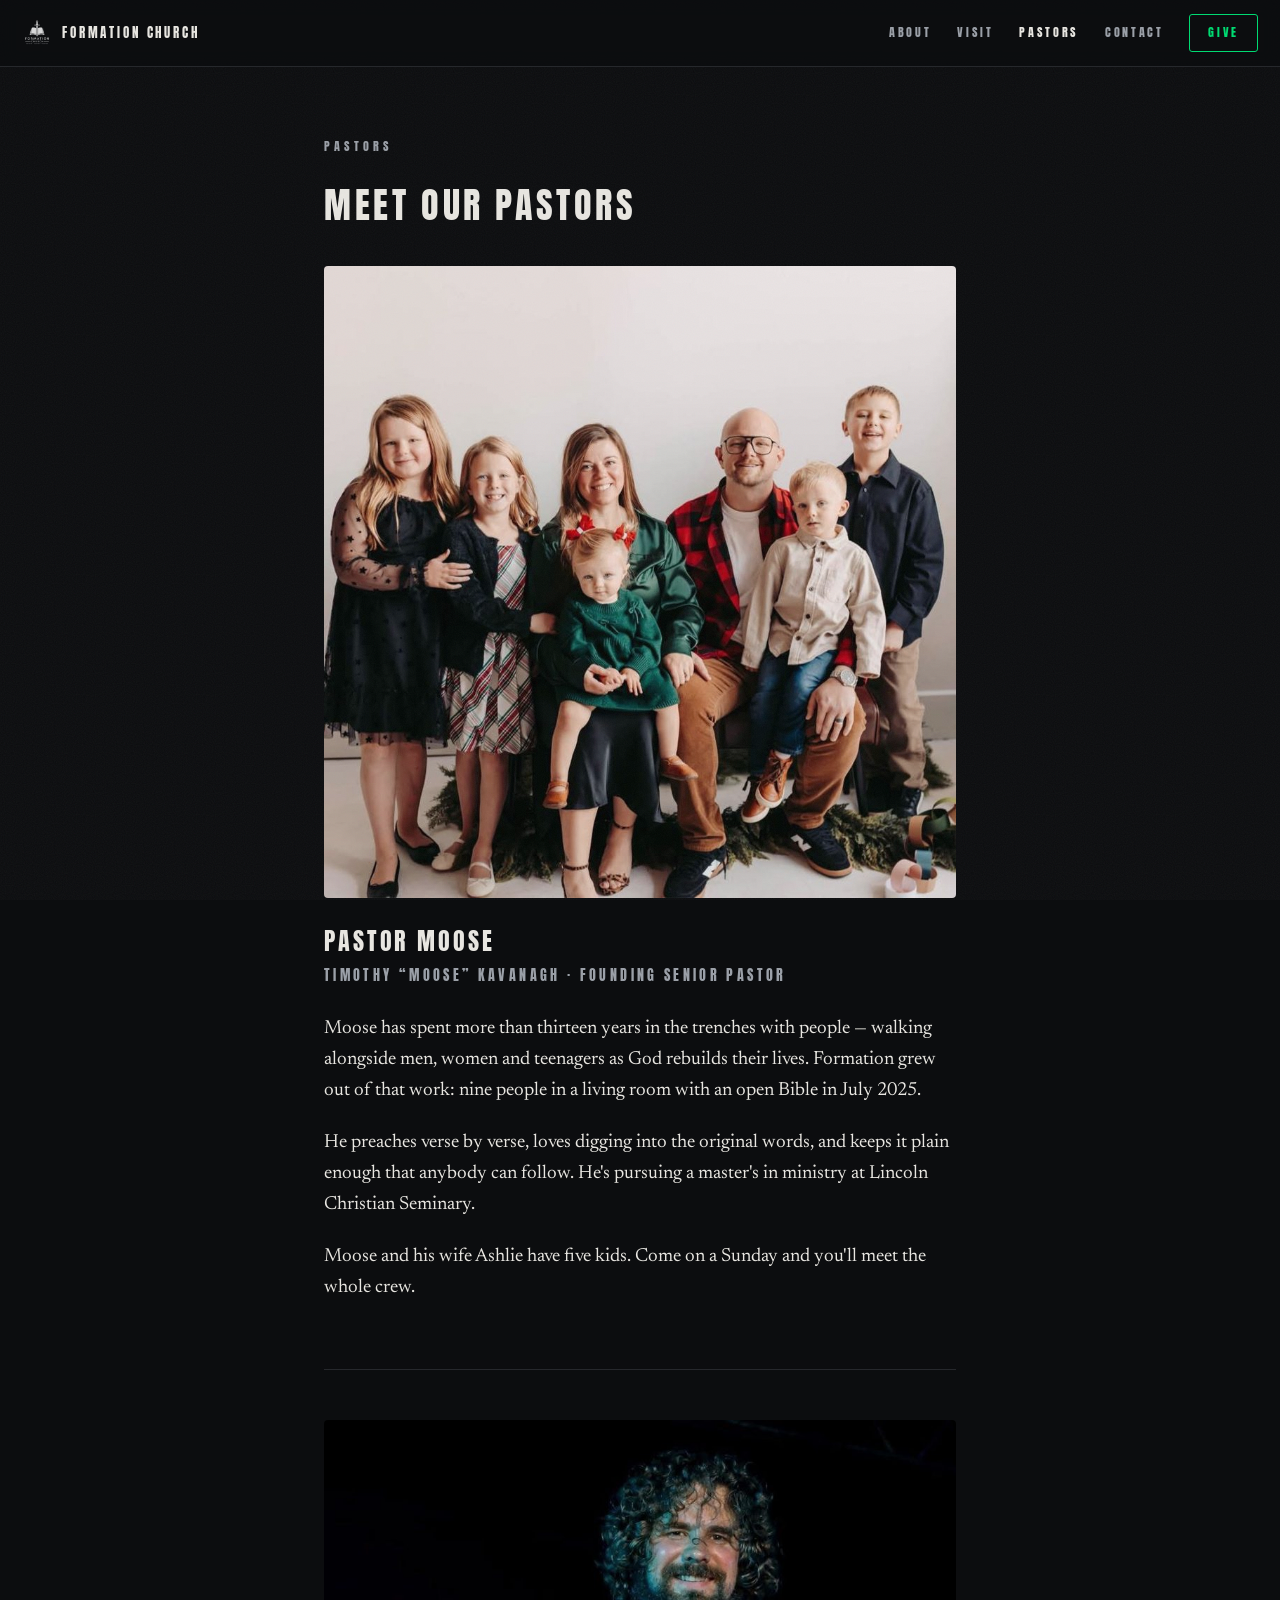
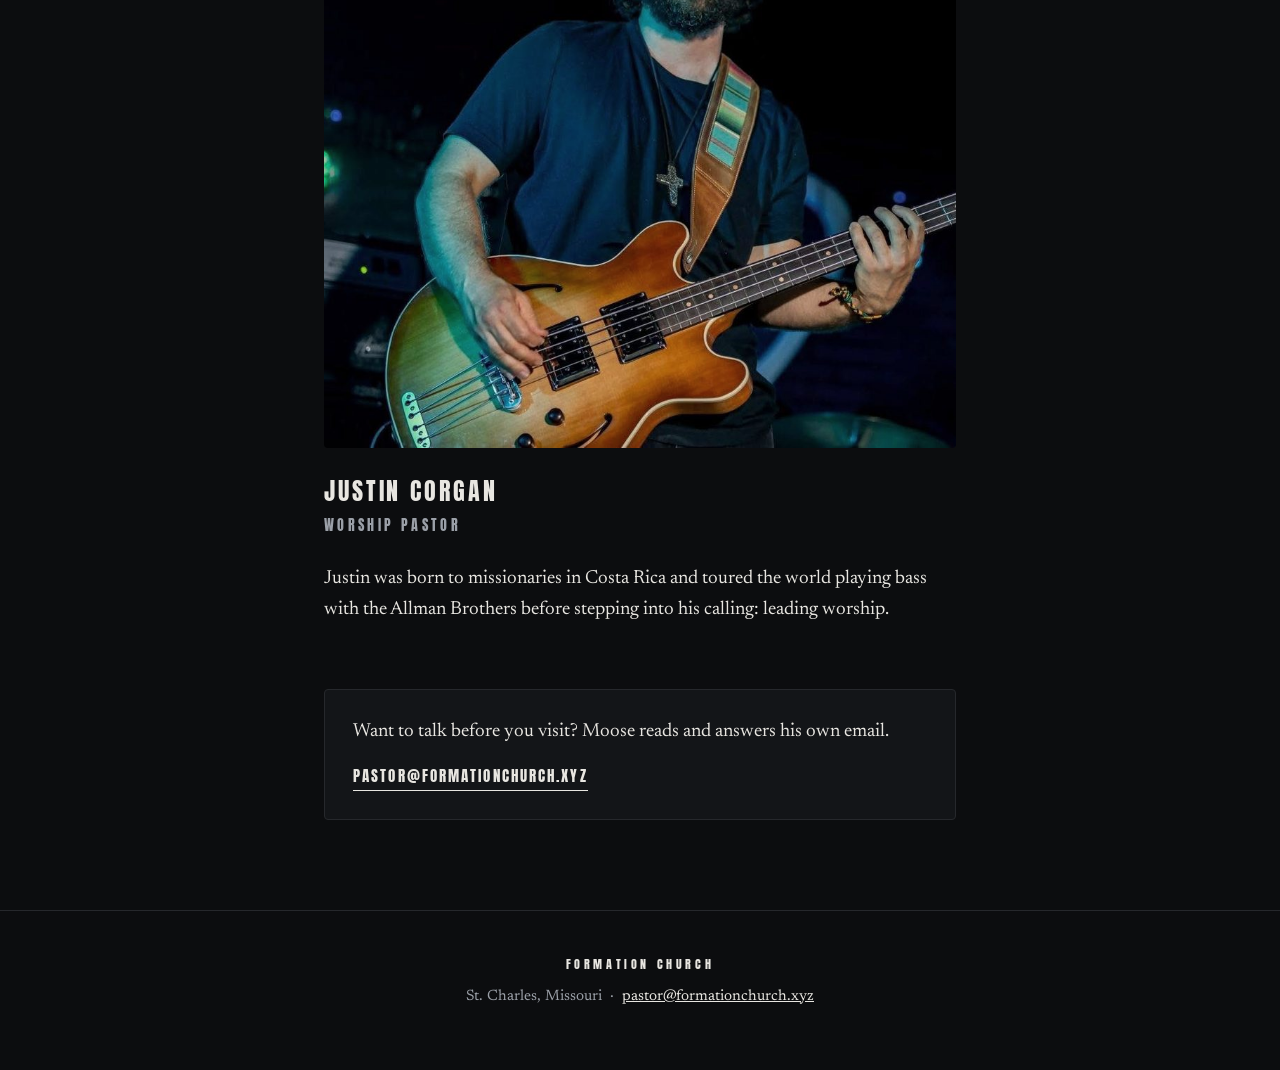
<file: pastor.html>
<!DOCTYPE html>
<html lang="en">
<head>
<meta charset="UTF-8">
<meta name="viewport" content="width=device-width, initial-scale=1.0">
<title>Our Pastors — Formation Church</title>
<meta name="description" content="Meet the pastors of Formation Church in St. Charles, Missouri: founding senior pastor Timothy “Moose” Kavanagh and worship pastor Justin Corgan.">
<link rel="canonical" href="https://formationchurch.xyz/pastor.html">
<meta name="theme-color" content="#0C0D0F">
<meta property="og:type" content="website">
<meta property="og:site_name" content="Formation Church">
<meta property="og:title" content="Our Pastors — Formation Church">
<meta property="og:description" content="Meet the pastors of Formation Church in St. Charles, Missouri: founding senior pastor Timothy “Moose” Kavanagh and worship pastor Justin Corgan.">
<meta property="og:url" content="https://formationchurch.xyz/pastor.html">
<meta property="og:image" content="https://formationchurch.xyz/og-image.jpg">
<meta property="og:image:width" content="1200">
<meta property="og:image:height" content="630">
<meta property="og:image:alt" content="Formation Church logo — an open Bible with a sword">
<meta name="twitter:card" content="summary_large_image">
<meta name="twitter:title" content="Our Pastors — Formation Church">
<meta name="twitter:description" content="Meet the pastors of Formation Church in St. Charles, Missouri: founding senior pastor Timothy “Moose” Kavanagh and worship pastor Justin Corgan.">
<meta name="twitter:image" content="https://formationchurch.xyz/og-image.jpg">
<link rel="icon" href="favicon.ico" sizes="any">
<link rel="icon" type="image/png" sizes="32x32" href="favicon-32.png">
<link rel="apple-touch-icon" href="apple-touch-icon.png">
<link rel="preconnect" href="https://fonts.googleapis.com">
<link rel="preconnect" href="https://fonts.gstatic.com" crossorigin>
<link href="https://fonts.googleapis.com/css2?family=Anton&family=Newsreader:ital,opsz,wght@0,6..72,300;0,6..72,400;0,6..72,500;1,6..72,400&display=swap" rel="stylesheet">
<link rel="stylesheet" href="styles.css?v=4">
</head>
<body>

<nav id="nav">
  <a class="mark" href="./" aria-label="Formation Church home">
    <img src="logo-nav.png" alt="" width="30" height="30">
    <span>Formation Church</span>
  </a>
  <div class="nav-right">
    <ul id="nav-links">
      <li><a href="about.html">About</a></li>
      <li><a href="visit.html">Visit</a></li>
      <li><a href="pastor.html" aria-current="page">Pastors</a></li>
      <li><a href="contact.html">Contact</a></li>
    </ul>
    <a class="give-link" href="give.html">Give</a>
    <button class="menu-toggle" aria-label="Menu" aria-expanded="false" aria-controls="nav-links">
      <svg viewBox="0 0 24 24" fill="none" stroke="currentColor" stroke-width="2" stroke-linecap="round"><path d="M4 7h16M4 12h16M4 17h16"/></svg>
    </button>
  </div>
</nav>

<main>
<section id="pastor">
  <p class="eyebrow">Pastors</p>
  <h1 class="h2like">Meet our pastors</h1>

  <article class="leader">
    <img class="leader-photo" style="width:100%;height:auto" src="img/kavanagh-family.jpg" width="900" height="900" loading="lazy"
         alt="Pastor Moose Kavanagh with his wife Ashlie and their five kids">
    <h2 class="leader-name">Pastor Moose</h2>
    <p class="name">Timothy “Moose” Kavanagh · Founding Senior Pastor</p>
    <p>Moose has spent more than thirteen years in the trenches with people — walking alongside men, women and teenagers as God rebuilds their lives. Formation grew out of that work: nine people in a living room with an open Bible in July 2025.</p>
    <p>He preaches verse by verse, loves digging into the original words, and keeps it plain enough that anybody can follow. He's pursuing a master's in ministry at Lincoln Christian Seminary.</p>
    <p>Moose and his wife Ashlie have five kids. Come on a Sunday and you'll meet the whole crew.</p>
  </article>

  <article class="leader">
    <img class="leader-photo" style="width:100%;height:auto" src="img/justin-corgan.jpg" width="900" height="893" loading="lazy"
         alt="Worship pastor Justin Corgan playing bass guitar">
    <h2 class="leader-name">Justin Corgan</h2>
    <p class="name">Worship Pastor</p>
    <p>Justin was born to missionaries in Costa Rica and toured the world playing bass with the Allman Brothers before stepping into his calling: leading worship.</p>
  </article>

  <div class="attend">
    <p>Want to talk before you visit? Moose reads and answers his own email.</p>
    <a class="mail" href="mailto:pastor@formationchurch.xyz">pastor@formationchurch.xyz</a>
  </div>
</section>
</main>

<footer>
  <p class="display">Formation Church</p>
  <p>St. Charles, Missouri &nbsp;·&nbsp; <a href="mailto:pastor@formationchurch.xyz">pastor@formationchurch.xyz</a></p>
</footer>

<script>
  (function(){
    var nav=document.getElementById('nav'), btn=nav.querySelector('.menu-toggle');
    btn.addEventListener('click',function(){
      var open=nav.classList.toggle('open');
      btn.setAttribute('aria-expanded',open?'true':'false');
    });
  })();
</script>
</body>
</html>
</file>
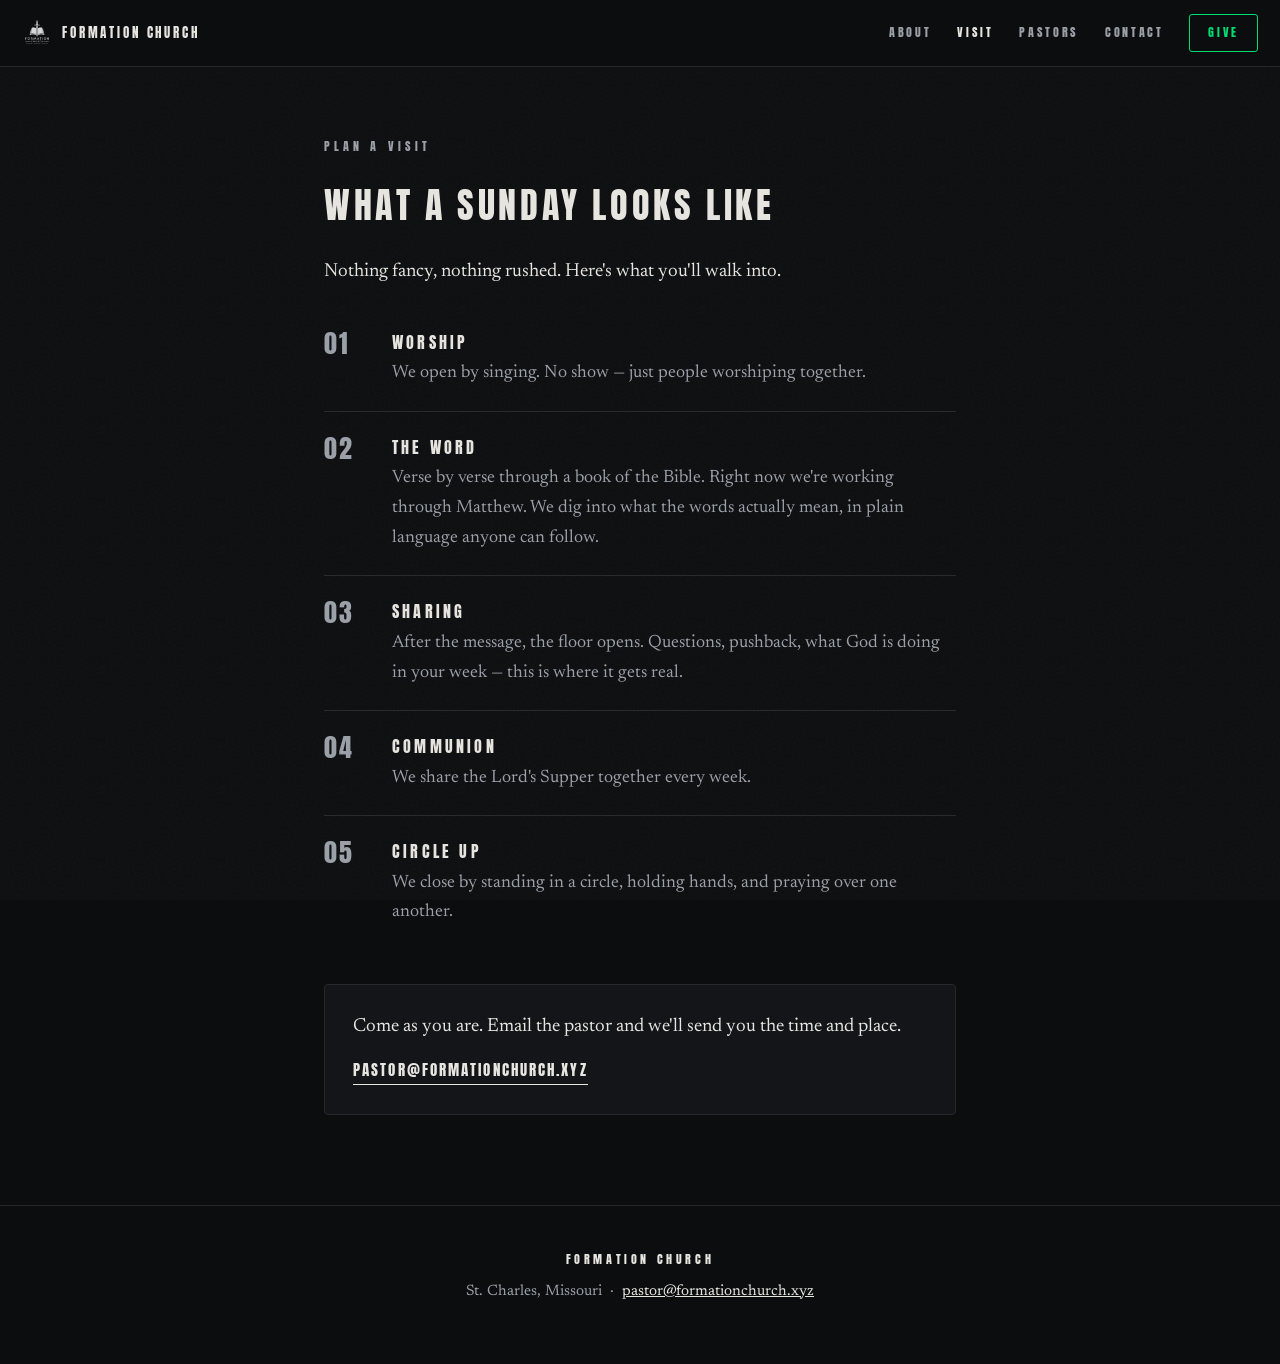
<file: visit.html>
<!DOCTYPE html>
<html lang="en">
<head>
<meta charset="UTF-8">
<meta name="viewport" content="width=device-width, initial-scale=1.0">
<title>Plan a Visit — Formation Church</title>
<meta name="description" content="What a Sunday at Formation Church looks like: worship, verse-by-verse teaching, open sharing, weekly communion, and prayer.">
<link rel="canonical" href="https://formationchurch.xyz/visit.html">
<meta name="theme-color" content="#0C0D0F">
<meta property="og:type" content="website">
<meta property="og:site_name" content="Formation Church">
<meta property="og:title" content="Plan a Visit — Formation Church">
<meta property="og:description" content="What a Sunday at Formation Church looks like: worship, verse-by-verse teaching, open sharing, weekly communion, and prayer.">
<meta property="og:url" content="https://formationchurch.xyz/visit.html">
<meta property="og:image" content="https://formationchurch.xyz/og-image.jpg">
<meta property="og:image:width" content="1200">
<meta property="og:image:height" content="630">
<meta property="og:image:alt" content="Formation Church logo — an open Bible with a sword">
<meta name="twitter:card" content="summary_large_image">
<meta name="twitter:title" content="Plan a Visit — Formation Church">
<meta name="twitter:description" content="What a Sunday at Formation Church looks like: worship, verse-by-verse teaching, open sharing, weekly communion, and prayer.">
<meta name="twitter:image" content="https://formationchurch.xyz/og-image.jpg">
<link rel="icon" href="favicon.ico" sizes="any">
<link rel="icon" type="image/png" sizes="32x32" href="favicon-32.png">
<link rel="apple-touch-icon" href="apple-touch-icon.png">
<link rel="preconnect" href="https://fonts.googleapis.com">
<link rel="preconnect" href="https://fonts.gstatic.com" crossorigin>
<link href="https://fonts.googleapis.com/css2?family=Anton&family=Newsreader:ital,opsz,wght@0,6..72,300;0,6..72,400;0,6..72,500;1,6..72,400&display=swap" rel="stylesheet">
<link rel="stylesheet" href="styles.css?v=4">
</head>
<body>

<nav id="nav">
  <a class="mark" href="./" aria-label="Formation Church home">
    <img src="logo-nav.png" alt="" width="30" height="30">
    <span>Formation Church</span>
  </a>
  <div class="nav-right">
    <ul id="nav-links">
      <li><a href="about.html">About</a></li>
      <li><a href="visit.html" aria-current="page">Visit</a></li>
      <li><a href="pastor.html">Pastors</a></li>
      <li><a href="contact.html">Contact</a></li>
    </ul>
    <a class="give-link" href="give.html">Give</a>
    <button class="menu-toggle" aria-label="Menu" aria-expanded="false" aria-controls="nav-links">
      <svg viewBox="0 0 24 24" fill="none" stroke="currentColor" stroke-width="2" stroke-linecap="round"><path d="M4 7h16M4 12h16M4 17h16"/></svg>
    </button>
  </div>
</nav>

<main>
<section id="visit">
  <p class="eyebrow">Plan a Visit</p>
  <h1 class="h2like">What a Sunday looks like</h1>
  <p>Nothing fancy, nothing rushed. Here's what you'll walk into.</p>
  <ol class="expect">
    <li>
      <h3>Worship</h3>
      <p>We open by singing. No show — just people worshiping together.</p>
    </li>
    <li>
      <h3>The Word</h3>
      <p>Verse by verse through a book of the Bible. Right now we're working through Matthew. We dig into what the words actually mean, in plain language anyone can follow.</p>
    </li>
    <li>
      <h3>Sharing</h3>
      <p>After the message, the floor opens. Questions, pushback, what God is doing in your week — this is where it gets real.</p>
    </li>
    <li>
      <h3>Communion</h3>
      <p>We share the Lord's Supper together every week.</p>
    </li>
    <li>
      <h3>Circle up</h3>
      <p>We close by standing in a circle, holding hands, and praying over one another.</p>
    </li>
  </ol>
  <div class="attend">
    <p>Come as you are. Email the pastor and we'll send you the time and place.</p>
    <a class="mail" href="mailto:pastor@formationchurch.xyz?subject=Planning%20a%20visit">pastor@formationchurch.xyz</a>
  </div>
</section>
</main>

<footer>
  <p class="display">Formation Church</p>
  <p>St. Charles, Missouri &nbsp;·&nbsp; <a href="mailto:pastor@formationchurch.xyz">pastor@formationchurch.xyz</a></p>
</footer>

<script>
  (function(){
    var nav=document.getElementById('nav'), btn=nav.querySelector('.menu-toggle');
    btn.addEventListener('click',function(){
      var open=nav.classList.toggle('open');
      btn.setAttribute('aria-expanded',open?'true':'false');
    });
  })();
</script>
</body>
</html>
</file>
<file: styles.css>
:root{
    --bg:#0C0D0F;
    --surface:#131518;
    --ink:#E8E6E1;
    --muted:#9BA0A8;
    --line:#26282C;
    --give:#00DB72;
  }
  *{margin:0;padding:0;box-sizing:border-box}
img{max-width:100%;height:auto}
html,body{overflow-x:hidden}
  html{scroll-behavior:smooth}
  body{
    background:var(--bg);
    color:var(--ink);
    font-family:'Newsreader', Georgia, serif;
    font-size:19px;
    line-height:1.65;
    -webkit-font-smoothing:antialiased;
  }
  /* faint grain over everything */
  body::after{
    content:"";
    position:fixed;inset:0;
    pointer-events:none;
    opacity:.05;
    background-image:url("data:image/svg+xml,%3Csvg xmlns='http://www.w3.org/2000/svg' width='120' height='120'%3E%3Cfilter id='n'%3E%3CfeTurbulence type='fractalNoise' baseFrequency='0.9' numOctaves='2'/%3E%3C/filter%3E%3Crect width='120' height='120' filter='url(%23n)' opacity='1'/%3E%3C/svg%3E");
    z-index:3;
  }
  .display{
    font-family:'Anton', Impact, sans-serif;
    text-transform:uppercase;
    letter-spacing:.14em;
    font-weight:400;
  }
  a{color:var(--ink)}

  /* ---------- nav ---------- */
  nav{
    position:sticky;top:0;z-index:5;
    display:flex;align-items:center;justify-content:space-between;
    padding:14px 22px;
    background:rgba(12,13,15,.88);
    backdrop-filter:blur(8px);
    border-bottom:1px solid var(--line);
  }
  nav .mark{display:flex;align-items:center;gap:10px;text-decoration:none}
  nav .mark img{height:30px;width:auto;display:block}
  nav .mark span{font-family:'Anton',sans-serif;letter-spacing:.22em;font-size:13px;text-transform:uppercase}
  nav ul{display:flex;gap:26px;list-style:none;align-items:center}
  nav ul a{
    font-family:'Anton',sans-serif;
    font-size:12px;letter-spacing:.22em;text-transform:uppercase;
    text-decoration:none;color:var(--muted);
    transition:color .2s;
  }
  nav ul a:hover,nav ul a:focus-visible{color:var(--ink)}
  nav ul a.give-link{
    color:var(--give);
    border:1px solid var(--give);
    padding:8px 18px;border-radius:3px;
  }
  nav ul a.give-link:hover{background:var(--give);color:#0C0D0F}
  :focus-visible{outline:2px solid var(--ink);outline-offset:3px}

  /* ---------- hero ---------- */
  header{
    min-height:92vh;
    display:flex;flex-direction:column;align-items:center;justify-content:center;
    text-align:center;
    padding:60px 24px 80px;
    position:relative;
  }
  header .halo{
    position:absolute;inset:0;
    background:radial-gradient(ellipse 60% 45% at 50% 38%, rgba(232,230,225,.06), transparent 70%);
    pointer-events:none;
  }
  header img.logo{
    width:min(420px, 78vw);
    height:auto;
    opacity:0;
    animation:rise 1.4s ease-out .1s forwards;
  }
  header h1{
    font-size:clamp(22px, 4vw, 34px);
    margin-top:44px;
    letter-spacing:.16em;
    opacity:0;
    animation:rise 1.2s ease-out .5s forwards;
  }
  header p.lead{
    max-width:520px;
    margin:22px auto 0;
    color:var(--muted);
    font-size:20px;
    opacity:0;
    animation:rise 1.2s ease-out .8s forwards;
  }
  header p.lead a{color:var(--ink)}
  .hero-actions{
    margin-top:38px;display:flex;gap:16px;flex-wrap:wrap;justify-content:center;
    opacity:0;animation:rise 1.2s ease-out 1.05s forwards;
  }
  .btn{
    font-family:'Anton',sans-serif;
    font-size:14px;letter-spacing:.2em;text-transform:uppercase;
    text-decoration:none;
    padding:15px 34px;border-radius:3px;
    border:1px solid var(--ink);
    transition:background .2s,color .2s;
  }
  .btn:hover{background:var(--ink);color:var(--bg)}
  .btn.solid-give{background:var(--give);border-color:var(--give);color:#0C0D0F}
  .btn.solid-give:hover{background:#00c265;border-color:#00c265}
  @keyframes rise{from{opacity:0;transform:translateY(14px)}to{opacity:1;transform:none}}
  @media (prefers-reduced-motion:reduce){
    header img.logo,header h1,header p.lead,.hero-actions{animation:none;opacity:1}
    html{scroll-behavior:auto}
  }

  /* ---------- sections ---------- */
  section{
    max-width:680px;
    margin:0 auto;
    padding:90px 24px;
    border-top:1px solid var(--line);
  }
  section .eyebrow{
    font-family:'Anton',sans-serif;
    font-size:12px;letter-spacing:.34em;text-transform:uppercase;
    color:var(--muted);
    margin-bottom:26px;
  }
  section h2{
    font-family:'Anton',sans-serif;
    font-size:clamp(26px,4vw,36px);
    letter-spacing:.1em;text-transform:uppercase;
    font-weight:400;
    margin-bottom:28px;
    line-height:1.25;
  }
  section p{margin-bottom:20px}
  section p.quiet{color:var(--muted)}
  .rule-words{
    display:flex;gap:14px;align-items:center;flex-wrap:wrap;
    font-family:'Anton',sans-serif;font-size:13px;letter-spacing:.3em;text-transform:uppercase;
    color:var(--muted);
    margin:34px 0 6px;
  }
  .rule-words span.dot{color:var(--ink)}

  .attend{
    margin-top:34px;
    border:1px solid var(--line);
    background:var(--surface);
    border-radius:4px;
    padding:26px 28px;
  }
  .attend p{margin:0 0 14px}
  .attend a.mail{
    font-family:'Anton',sans-serif;
    font-size:15px;letter-spacing:.14em;text-transform:uppercase;
    text-decoration:none;
    border-bottom:1px solid var(--ink);
    padding-bottom:3px;
  }

  /* ---------- what to expect ---------- */
  .expect{list-style:none;margin-top:10px;counter-reset:step}
  .expect li{
    counter-increment:step;
    display:grid;grid-template-columns:54px 1fr;gap:4px 14px;
    padding:22px 0;
    border-bottom:1px solid var(--line);
  }
  .expect li:last-child{border-bottom:none}
  .expect li::before{
    content:counter(step,decimal-leading-zero);
    grid-row:span 2;
    font-family:'Anton',sans-serif;font-size:26px;letter-spacing:.06em;
    color:var(--muted);line-height:1.1;
  }
  .expect h3{
    font-family:'Anton',sans-serif;font-weight:400;
    font-size:16px;letter-spacing:.2em;text-transform:uppercase;
  }
  .expect p{margin:0;color:var(--muted);font-size:18px}

  /* ---------- pastor ---------- */
  #pastor .name{
    font-family:'Anton',sans-serif;font-size:14px;letter-spacing:.24em;text-transform:uppercase;
    color:var(--muted);margin-top:-14px;margin-bottom:26px;
  }

  /* ---------- give ---------- */
  #give{text-align:center}
  #give .tithely-wrap{margin-top:36px}
  #give p.small{font-size:16px;color:var(--muted);margin-top:22px;margin-bottom:0}

  /* ---------- contact ---------- */
  #contact .big-mail{
    display:inline-block;
    font-family:'Anton',sans-serif;
    font-size:clamp(17px,3.4vw,26px);
    letter-spacing:.1em;
    text-decoration:none;
    border:1px solid var(--ink);
    padding:18px 26px;border-radius:3px;
    margin:8px 0 26px;
    transition:background .2s,color .2s;
    word-break:break-all;
  }
  #contact .big-mail:hover{background:var(--ink);color:var(--bg)}

  footer{
    border-top:1px solid var(--line);
    padding:44px 24px 60px;
    text-align:center;
    color:var(--muted);
    font-size:15px;
  }
  footer .display{font-size:12px;letter-spacing:.3em;margin-bottom:10px;color:var(--ink)}

  @media (max-width:620px){
    nav ul{gap:16px}
    nav .mark span{display:none}
    section{padding:70px 20px}
  }

/* ---------- multi-page additions ---------- */
.nav-right{display:flex;align-items:center;gap:26px}
nav ul a[aria-current="page"]{color:var(--ink)}
nav a.give-link{
  font-family:'Anton',sans-serif;font-size:12px;letter-spacing:.22em;text-transform:uppercase;
  text-decoration:none;color:var(--give);
  border:1px solid var(--give);padding:8px 18px;border-radius:3px;
  transition:background .2s,color .2s;
}
nav a.give-link:hover,nav a.give-link[aria-current="page"]{background:var(--give);color:#0C0D0F}
.menu-toggle{
  display:none;background:none;border:1px solid var(--line);border-radius:3px;
  width:40px;height:36px;cursor:pointer;color:var(--ink);
  align-items:center;justify-content:center;
}
.menu-toggle svg{width:20px;height:20px}
main > section:first-child{border-top:none;padding-top:70px}

/* home tiles */
.tiles{display:grid;gap:14px;margin-top:10px}
.tiles a{
  display:block;text-decoration:none;
  border:1px solid var(--line);background:var(--surface);border-radius:4px;
  padding:22px 24px;transition:border-color .2s;
}
.tiles a:hover,.tiles a:focus-visible{border-color:var(--ink)}
.tiles .t-eyebrow{font-family:'Anton',sans-serif;font-size:11px;letter-spacing:.32em;text-transform:uppercase;color:var(--muted)}
.tiles .t-title{font-family:'Anton',sans-serif;font-size:20px;letter-spacing:.1em;text-transform:uppercase;margin:6px 0 4px}
.tiles .t-desc{color:var(--muted);font-size:17px}
.tiles .t-desc::after{content:"  →";color:var(--ink)}

@media (max-width:760px){
  .menu-toggle{display:inline-flex}
  .nav-right{gap:12px}
  nav ul{
    display:none;
    position:absolute;top:100%;left:0;right:0;
    flex-direction:column;align-items:stretch;gap:0;
    background:rgba(12,13,15,.97);
    border-bottom:1px solid var(--line);
  }
  nav.open ul{display:flex}
  nav ul a{display:block;padding:18px 24px;font-size:14px;border-top:1px solid var(--line)}
}
section h1.h2like{
  font-family:'Anton',sans-serif;
  font-size:clamp(26px,4vw,36px);
  letter-spacing:.1em;text-transform:uppercase;
  font-weight:400;margin-bottom:28px;line-height:1.25;
}
/* keep footer at the bottom on short pages */
body{min-height:100vh;display:flex;flex-direction:column}
body > main{flex:1}
/* pastors */
.leader{padding:10px 0 46px;margin-bottom:40px;border-bottom:1px solid var(--line)}
.leader:last-of-type{border-bottom:none;margin-bottom:0;padding-bottom:10px}
.leader-photo{display:block;width:100%;height:auto;border-radius:4px;margin-bottom:28px;filter:saturate(.9)}
.leader-name{font-family:'Anton',sans-serif;font-weight:400;font-size:24px;letter-spacing:.12em;text-transform:uppercase;margin-bottom:18px}
#pastor .leader .name{margin-top:-10px}
/* recover uncover discover */
.rud{margin:30px 0 40px}
.rud-step{padding:30px 0;border-bottom:1px solid var(--line)}
.rud-step:first-child{border-top:1px solid var(--line)}
.rud-word{font-family:'Anton',sans-serif;font-weight:400;font-size:clamp(30px,7vw,44px);letter-spacing:.14em;text-transform:uppercase;line-height:1.1}
.rud-sub{font-style:italic;color:var(--muted);margin:4px 0 20px !important;font-size:20px}
.rud blockquote{
  border-left:2px solid var(--ink);padding:2px 0 2px 18px;margin:0 0 18px;
  font-size:18px;line-height:1.6;
}
.rud blockquote cite{
  display:block;margin-top:8px;font-style:normal;
  font-family:'Anton',sans-serif;font-size:12px;letter-spacing:.24em;text-transform:uppercase;color:var(--muted);
}
.rud-close{font-family:'Anton',sans-serif;font-size:22px;letter-spacing:.1em;text-transform:uppercase;margin-top:30px}
</file>
